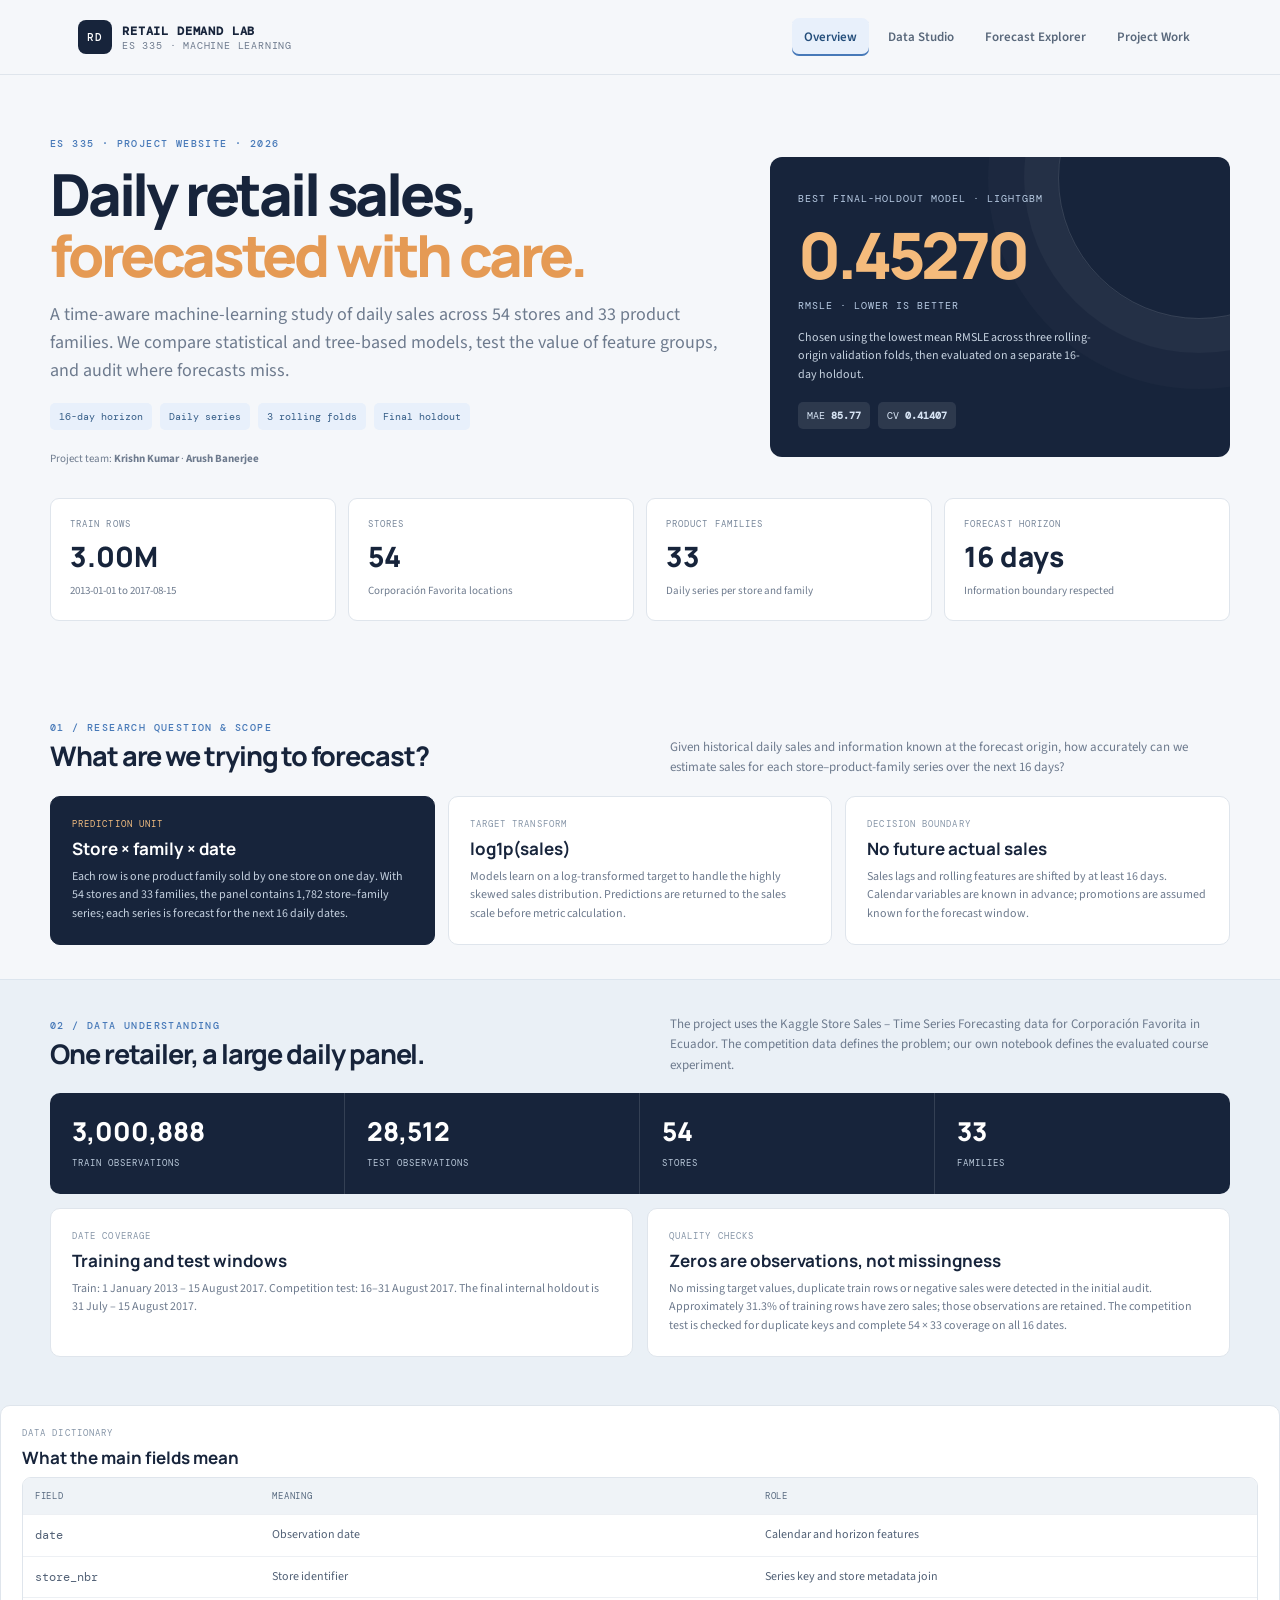
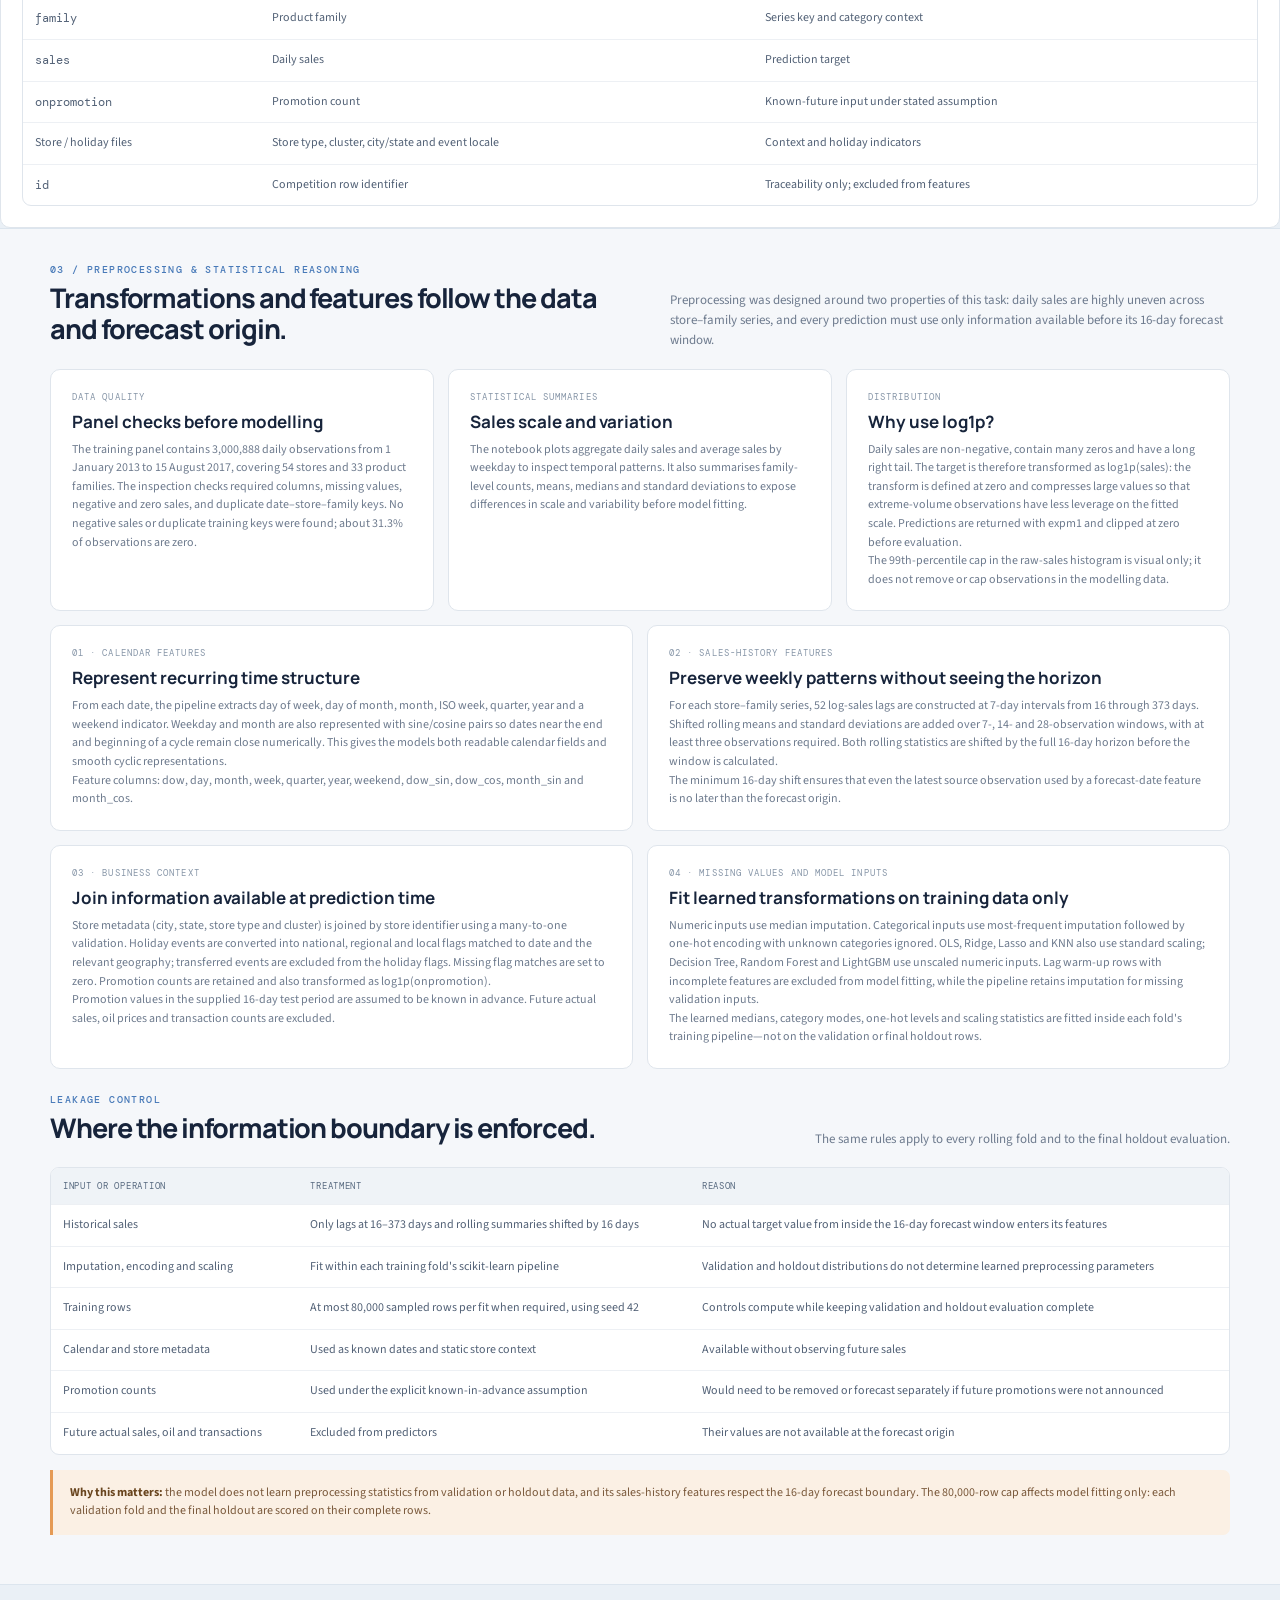
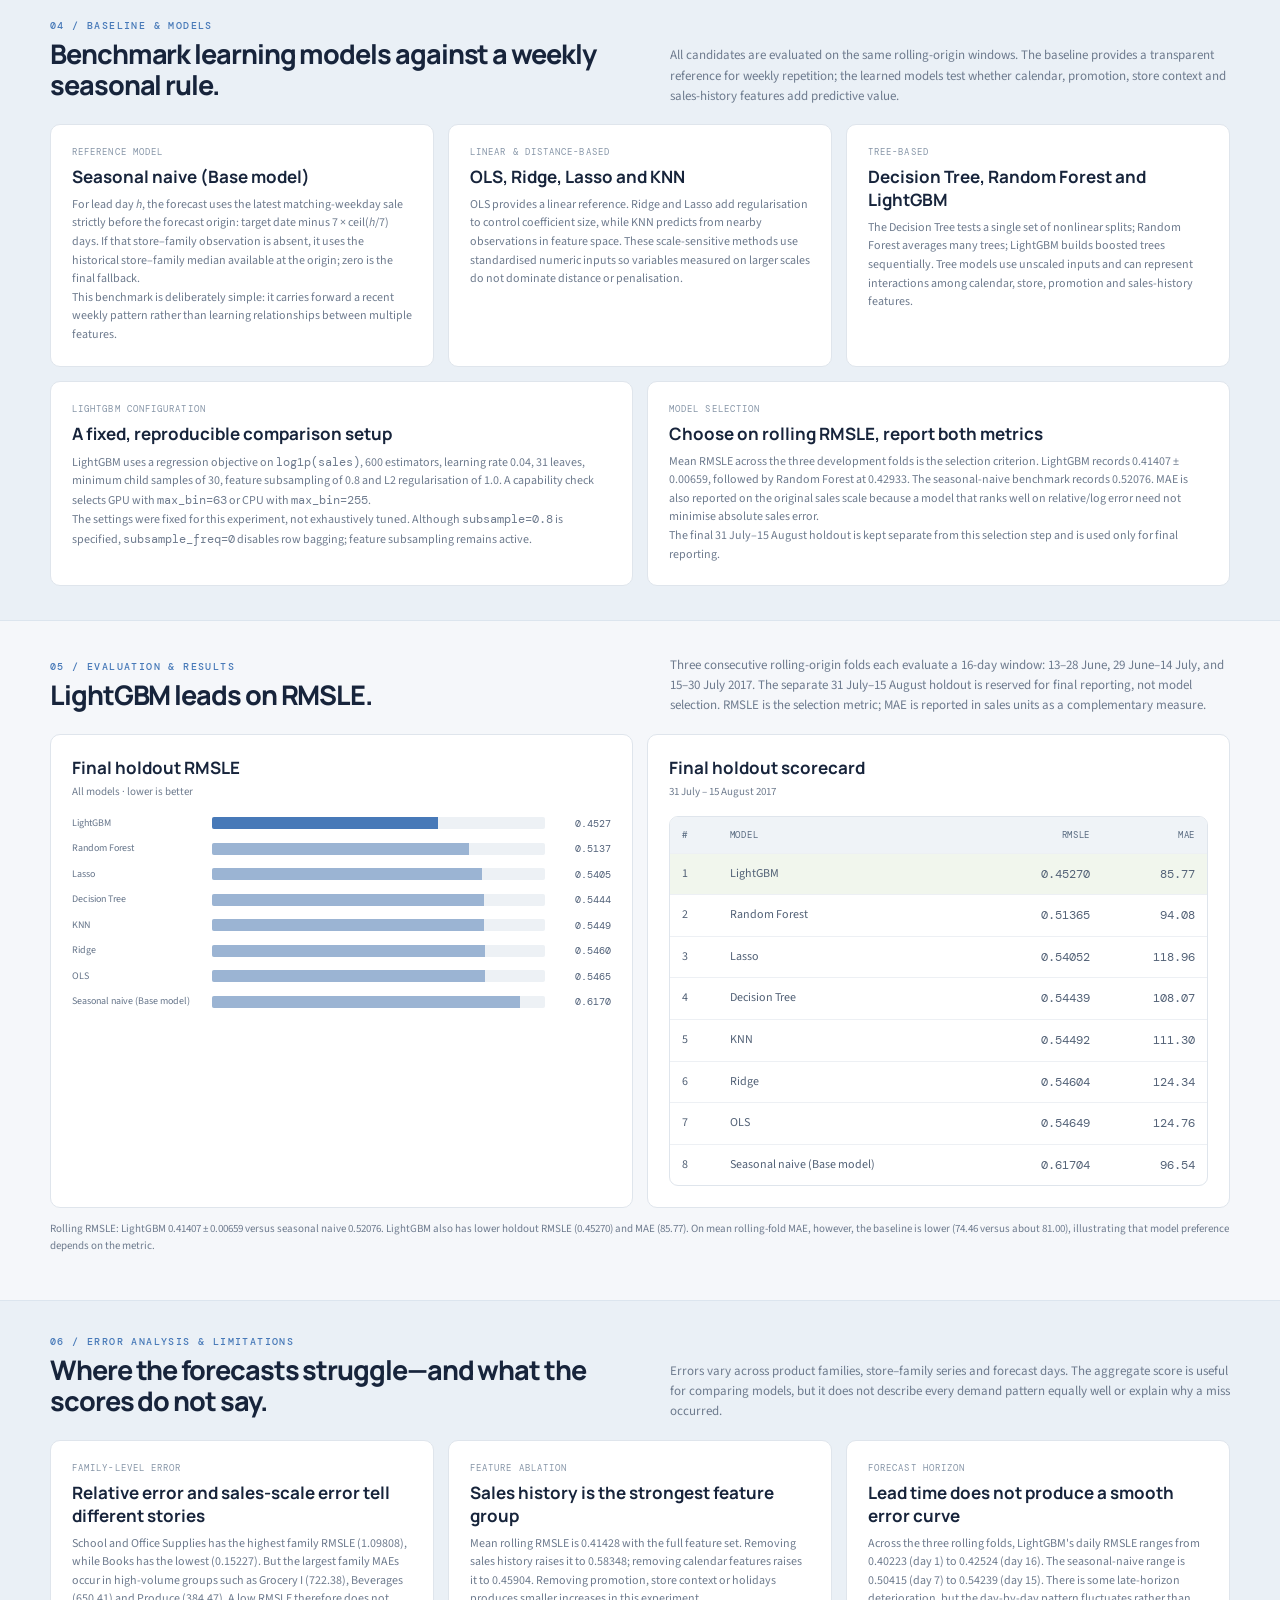
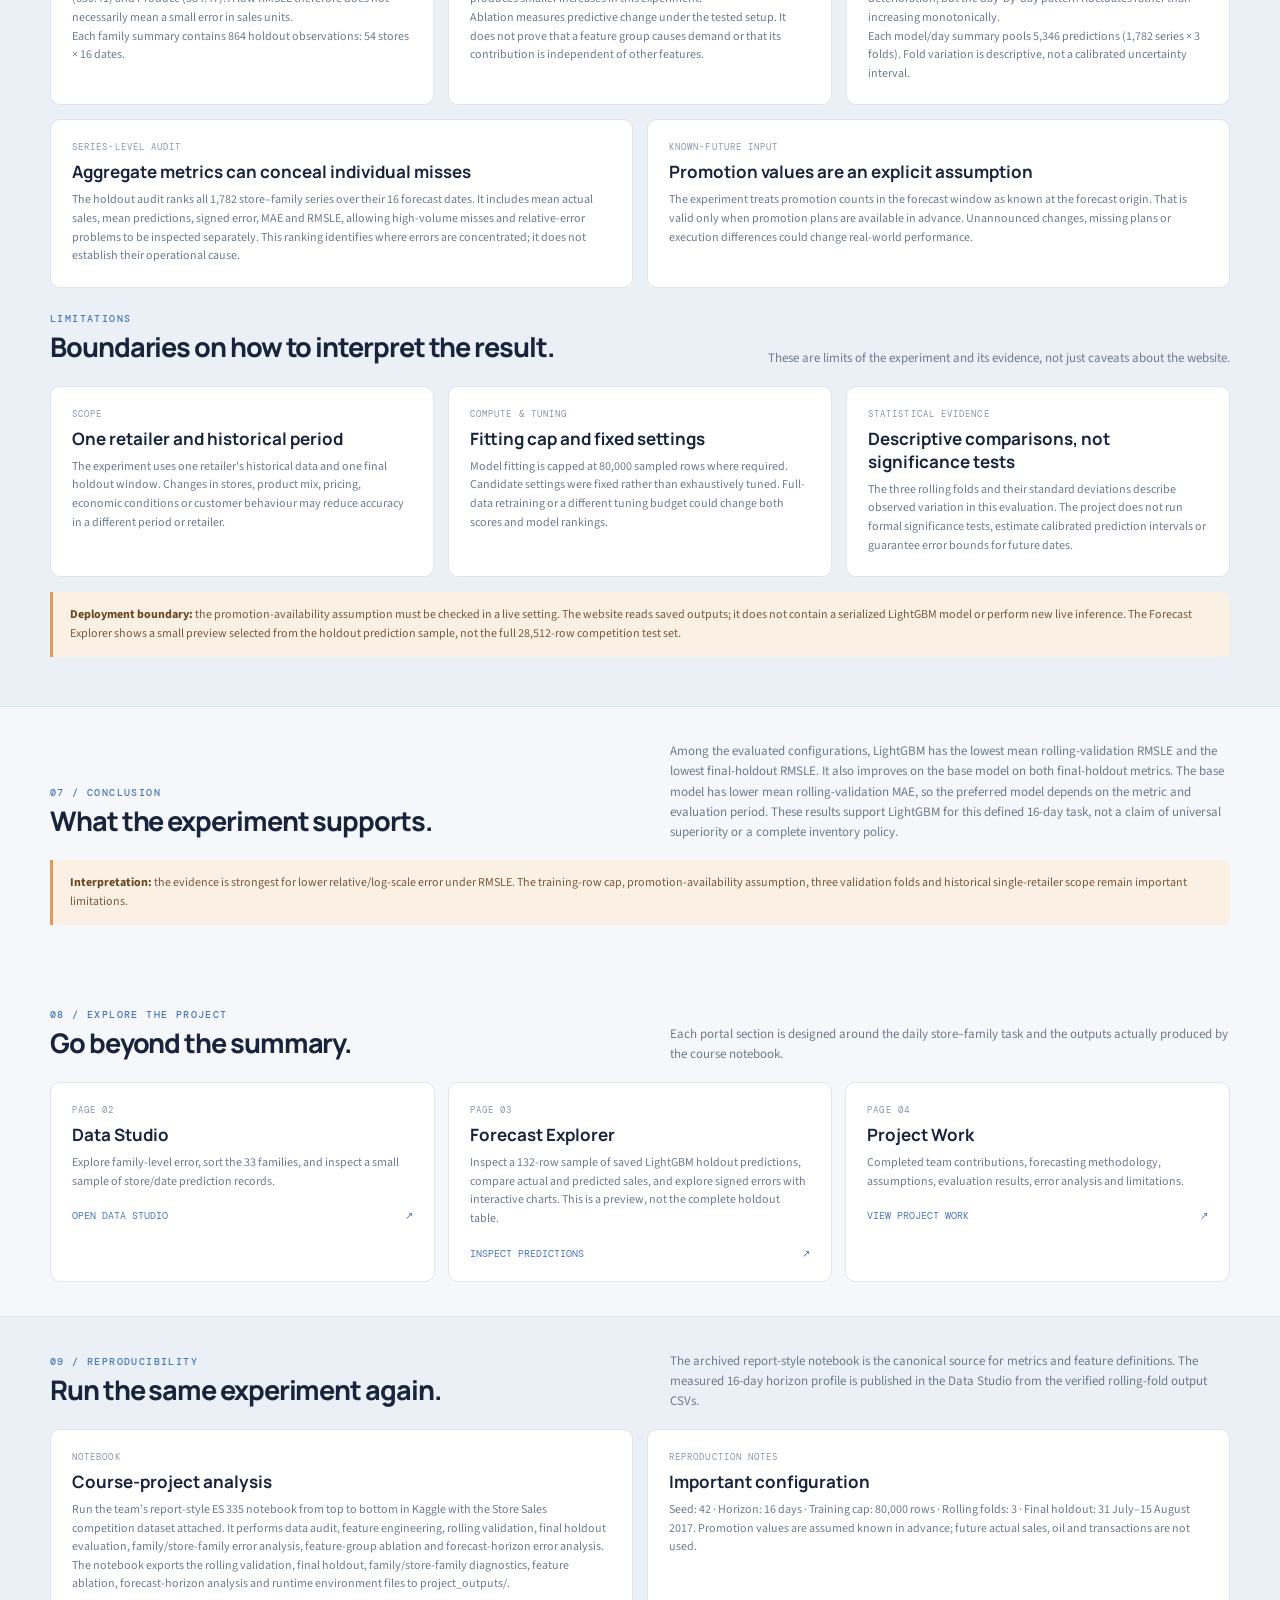
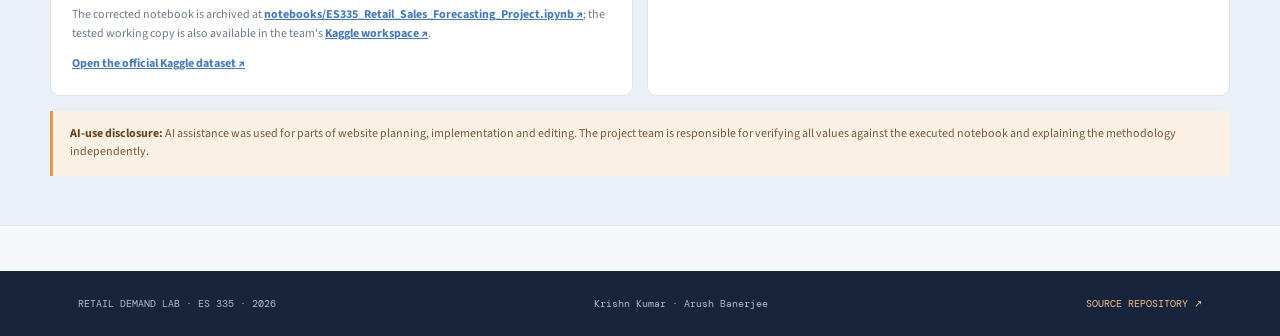
<file: index.html>
<!doctype html><html lang="en"><head><meta charset="utf-8"><meta name="viewport" content="width=device-width,initial-scale=1"><title>Retail Demand Lab | ES 335</title><meta name="description" content="Daily retail sales forecasting and feature analysis for the Corporación Favorita Store Sales dataset."><link rel="stylesheet" href="portal.css"></head>
<body data-page="home" data-base="data">
<header class="site-header"><div class="header-inner"><a class="brand" href="./"><span class="brand-mark">RD</span><span>RETAIL DEMAND LAB<small>ES 335 · MACHINE LEARNING</small></span></a><button class="menu-toggle" id="menuToggle">Menu</button><nav class="nav-links" id="navLinks"><a class="active" href="./">Overview</a><a href="studio/">Data Studio</a><a href="predictor/">Forecast Explorer</a><a href="qna/">Project Work</a></nav></div></header>
<main><section class="container page-hero"><div class="hero-grid"><div><div class="eyebrow">ES 335 · PROJECT WEBSITE · 2026</div><h1 class="page-title">Daily retail sales,<br><em>forecasted with care.</em></h1><p class="lede">A time-aware machine-learning study of daily sales across 54 stores and 33 product families. We compare statistical and tree-based models, test the value of feature groups, and audit where forecasts miss.</p><div class="pill-row"><span class="pill">16-day horizon</span><span class="pill">Daily series</span><span class="pill">3 rolling folds</span><span class="pill">Final holdout</span></div><p class="small muted" style="margin-top:20px">Project team: <strong>Krishn Kumar</strong> · <strong>Arush Banerjee</strong></p></div><div class="hero-panel"><label>BEST FINAL-HOLDOUT MODEL · LIGHTGBM</label><div class="hero-stat" id="homeRmsle">0.45270</div><label>RMSLE · LOWER IS BETTER</label><p>Chosen using the lowest mean RMSLE across three rolling-origin validation folds, then evaluated on a separate 16-day holdout.</p><div class="pill-row"><span class="pill dark">MAE <b id="homeMae">85.77</b></span><span class="pill dark">CV <b id="homeCv">0.41407</b></span></div></div></div><div class="kpi-grid"><div class="kpi"><label>TRAIN ROWS</label><strong>3.00M</strong><small>2013-01-01 to 2017-08-15</small></div><div class="kpi"><label>STORES</label><strong>54</strong><small>Corporación Favorita locations</small></div><div class="kpi"><label>PRODUCT FAMILIES</label><strong id="homeFamilies">33</strong><small>Daily series per store and family</small></div><div class="kpi"><label>FORECAST HORIZON</label><strong>16 days</strong><small>Information boundary respected</small></div></div></section>
<section class="container section"><div class="section-head"><div><div class="eyebrow">01 / RESEARCH QUESTION & SCOPE</div><h2>What are we trying to forecast?</h2></div><p>Given historical daily sales and information known at the forecast origin, how accurately can we estimate sales for each store–product-family series over the next 16 days?</p></div><div class="card-grid"><article class="card dark-card"><div class="card-kicker">PREDICTION UNIT</div><h3>Store × family × date</h3><p>Each row is one product family sold by one store on one day. With 54 stores and 33 families, the panel contains 1,782 store–family series; each series is forecast for the next 16 daily dates.</p></article><article class="card"><div class="card-kicker">TARGET TRANSFORM</div><h3>log1p(sales)</h3><p>Models learn on a log-transformed target to handle the highly skewed sales distribution. Predictions are returned to the sales scale before metric calculation.</p></article><article class="card"><div class="card-kicker">DECISION BOUNDARY</div><h3>No future actual sales</h3><p>Sales lags and rolling features are shifted by at least 16 days. Calendar variables are known in advance; promotions are assumed known for the forecast window.</p></article></div></section>
<section class="section-band"><div class="container section"><div class="section-head"><div><div class="eyebrow">02 / DATA UNDERSTANDING</div><h2>One retailer, a large daily panel.</h2></div><p>The project uses the Kaggle Store Sales – Time Series Forecasting data for Corporación Favorita in Ecuador. The competition data defines the problem; our own notebook defines the evaluated course experiment.</p></div><div class="data-strip"><div><strong>3,000,888</strong><span>TRAIN OBSERVATIONS</span></div><div><strong>28,512</strong><span>TEST OBSERVATIONS</span></div><div><strong>54</strong><span>STORES</span></div><div><strong>33</strong><span>FAMILIES</span></div></div><div class="two-col" style="margin-top:14px"><article class="card"><div class="card-kicker">DATE COVERAGE</div><h3>Training and test windows</h3><p>Train: 1 January 2013 – 15 August 2017. Competition test: 16–31 August 2017. The final internal holdout is 31 July – 15 August 2017.</p></article><article class="card"><div class="card-kicker">QUALITY CHECKS</div><h3>Zeros are observations, not missingness</h3><p>No missing target values, duplicate train rows or negative sales were detected in the initial audit. Approximately 31.3% of training rows have zero sales; those observations are retained. The competition test is checked for duplicate keys and complete 54 × 33 coverage on all 16 dates.</p></article></div></div><div class="card" style="margin-top:14px"><div class="card-kicker">DATA DICTIONARY</div><h3>What the main fields mean</h3><div class="table-wrap"><table><thead><tr><th>Field</th><th>Meaning</th><th>Role</th></tr></thead><tbody><tr><td class="mono">date</td><td>Observation date</td><td>Calendar and horizon features</td></tr><tr><td class="mono">store_nbr</td><td>Store identifier</td><td>Series key and store metadata join</td></tr><tr><td class="mono">family</td><td>Product family</td><td>Series key and category context</td></tr><tr><td class="mono">sales</td><td>Daily sales</td><td>Prediction target</td></tr><tr><td class="mono">onpromotion</td><td>Promotion count</td><td>Known-future input under stated assumption</td></tr><tr><td>Store / holiday files</td><td>Store type, cluster, city/state and event locale</td><td>Context and holiday indicators</td></tr><tr><td class="mono">id</td><td>Competition row identifier</td><td>Traceability only; excluded from features</td></tr></tbody></table></div></div></section>
<section class="container section" id="preprocessing"><div class="section-head"><div><div class="eyebrow">03 / PREPROCESSING & STATISTICAL REASONING</div><h2>Transformations and features follow the data and forecast origin.</h2></div><p>Preprocessing was designed around two properties of this task: daily sales are highly uneven across store–family series, and every prediction must use only information available before its 16-day forecast window.</p></div>

<div class="three-col">
<article class="card"><div class="card-kicker">DATA QUALITY</div><h3>Panel checks before modelling</h3><p>The training panel contains 3,000,888 daily observations from 1 January 2013 to 15 August 2017, covering 54 stores and 33 product families. The inspection checks required columns, missing values, negative and zero sales, and duplicate date–store–family keys. No negative sales or duplicate training keys were found; about 31.3% of observations are zero.</p></article>
<article class="card"><div class="card-kicker">STATISTICAL SUMMARIES</div><h3>Sales scale and variation</h3><p>The notebook plots aggregate daily sales and average sales by weekday to inspect temporal patterns. It also summarises family-level counts, means, medians and standard deviations to expose differences in scale and variability before model fitting.</p></article>
<article class="card"><div class="card-kicker">DISTRIBUTION</div><h3>Why use log1p?</h3><p>Daily sales are non-negative, contain many zeros and have a long right tail. The target is therefore transformed as log1p(sales): the transform is defined at zero and compresses large values so that extreme-volume observations have less leverage on the fitted scale. Predictions are returned with expm1 and clipped at zero before evaluation.</p><p class="small muted">The 99th-percentile cap in the raw-sales histogram is visual only; it does not remove or cap observations in the modelling data.</p></article>
</div>

<div class="two-col" style="margin-top:14px">
<article class="card"><div class="card-kicker">01 · CALENDAR FEATURES</div><h3>Represent recurring time structure</h3><p>From each date, the pipeline extracts day of week, day of month, month, ISO week, quarter, year and a weekend indicator. Weekday and month are also represented with sine/cosine pairs so dates near the end and beginning of a cycle remain close numerically. This gives the models both readable calendar fields and smooth cyclic representations.</p><p class="small muted">Feature columns: dow, day, month, week, quarter, year, weekend, dow_sin, dow_cos, month_sin and month_cos.</p></article>
<article class="card"><div class="card-kicker">02 · SALES-HISTORY FEATURES</div><h3>Preserve weekly patterns without seeing the horizon</h3><p>For each store–family series, 52 log-sales lags are constructed at 7-day intervals from 16 through 373 days. Shifted rolling means and standard deviations are added over 7-, 14- and 28-observation windows, with at least three observations required. Both rolling statistics are shifted by the full 16-day horizon before the window is calculated.</p><p class="small muted">The minimum 16-day shift ensures that even the latest source observation used by a forecast-date feature is no later than the forecast origin.</p></article>
<article class="card"><div class="card-kicker">03 · BUSINESS CONTEXT</div><h3>Join information available at prediction time</h3><p>Store metadata (city, state, store type and cluster) is joined by store identifier using a many-to-one validation. Holiday events are converted into national, regional and local flags matched to date and the relevant geography; transferred events are excluded from the holiday flags. Missing flag matches are set to zero. Promotion counts are retained and also transformed as log1p(onpromotion).</p><p class="small muted">Promotion values in the supplied 16-day test period are assumed to be known in advance. Future actual sales, oil prices and transaction counts are excluded.</p></article>
<article class="card"><div class="card-kicker">04 · MISSING VALUES AND MODEL INPUTS</div><h3>Fit learned transformations on training data only</h3><p>Numeric inputs use median imputation. Categorical inputs use most-frequent imputation followed by one-hot encoding with unknown categories ignored. OLS, Ridge, Lasso and KNN also use standard scaling; Decision Tree, Random Forest and LightGBM use unscaled numeric inputs. Lag warm-up rows with incomplete features are excluded from model fitting, while the pipeline retains imputation for missing validation inputs.</p><p class="small muted">The learned medians, category modes, one-hot levels and scaling statistics are fitted inside each fold's training pipeline—not on the validation or final holdout rows.</p></article>
</div>

<div class="section-head" style="margin-top:24px"><div><div class="eyebrow">LEAKAGE CONTROL</div><h2>Where the information boundary is enforced.</h2></div><p>The same rules apply to every rolling fold and to the final holdout evaluation.</p></div>
<div class="table-wrap"><table><thead><tr><th>Input or operation</th><th>Treatment</th><th>Reason</th></tr></thead><tbody>
<tr><td>Historical sales</td><td>Only lags at 16–373 days and rolling summaries shifted by 16 days</td><td>No actual target value from inside the 16-day forecast window enters its features</td></tr>
<tr><td>Imputation, encoding and scaling</td><td>Fit within each training fold's scikit-learn pipeline</td><td>Validation and holdout distributions do not determine learned preprocessing parameters</td></tr>
<tr><td>Training rows</td><td>At most 80,000 sampled rows per fit when required, using seed 42</td><td>Controls compute while keeping validation and holdout evaluation complete</td></tr>
<tr><td>Calendar and store metadata</td><td>Used as known dates and static store context</td><td>Available without observing future sales</td></tr>
<tr><td>Promotion counts</td><td>Used under the explicit known-in-advance assumption</td><td>Would need to be removed or forecast separately if future promotions were not announced</td></tr>
<tr><td>Future actual sales, oil and transactions</td><td>Excluded from predictors</td><td>Their values are not available at the forecast origin</td></tr>
</tbody></table></div>
<div class="callout"><strong>Why this matters:</strong> the model does not learn preprocessing statistics from validation or holdout data, and its sales-history features respect the 16-day forecast boundary. The 80,000-row cap affects model fitting only: each validation fold and the final holdout are scored on their complete rows.</div></section>
<section class="section-band"><div class="container section"><div class="section-head"><div><div class="eyebrow">04 / BASELINE & MODELS</div><h2>Benchmark learning models against a weekly seasonal rule.</h2></div><p>All candidates are evaluated on the same rolling-origin windows. The baseline provides a transparent reference for weekly repetition; the learned models test whether calendar, promotion, store context and sales-history features add predictive value.</p></div>
<div class="three-col">
<article class="card"><div class="card-kicker">REFERENCE MODEL</div><h3>Seasonal naive (Base model)</h3><p>For lead day <em>h</em>, the forecast uses the latest matching-weekday sale strictly before the forecast origin: target date minus 7 × ceil(<em>h</em>/7) days. If that store–family observation is absent, it uses the historical store–family median available at the origin; zero is the final fallback.</p><p class="small muted">This benchmark is deliberately simple: it carries forward a recent weekly pattern rather than learning relationships between multiple features.</p></article>
<article class="card"><div class="card-kicker">LINEAR & DISTANCE-BASED</div><h3>OLS, Ridge, Lasso and KNN</h3><p>OLS provides a linear reference. Ridge and Lasso add regularisation to control coefficient size, while KNN predicts from nearby observations in feature space. These scale-sensitive methods use standardised numeric inputs so variables measured on larger scales do not dominate distance or penalisation.</p></article>
<article class="card"><div class="card-kicker">TREE-BASED</div><h3>Decision Tree, Random Forest and LightGBM</h3><p>The Decision Tree tests a single set of nonlinear splits; Random Forest averages many trees; LightGBM builds boosted trees sequentially. Tree models use unscaled inputs and can represent interactions among calendar, store, promotion and sales-history features.</p></article>
</div>
<div class="two-col" style="margin-top:14px">
<article class="card"><div class="card-kicker">LIGHTGBM CONFIGURATION</div><h3>A fixed, reproducible comparison setup</h3><p>LightGBM uses a regression objective on <span class="mono">log1p(sales)</span>, 600 estimators, learning rate 0.04, 31 leaves, minimum child samples of 30, feature subsampling of 0.8 and L2 regularisation of 1.0. A capability check selects GPU with <span class="mono">max_bin=63</span> or CPU with <span class="mono">max_bin=255</span>.</p><p class="small muted">The settings were fixed for this experiment, not exhaustively tuned. Although <span class="mono">subsample=0.8</span> is specified, <span class="mono">subsample_freq=0</span> disables row bagging; feature subsampling remains active.</p></article>
<article class="card"><div class="card-kicker">MODEL SELECTION</div><h3>Choose on rolling RMSLE, report both metrics</h3><p>Mean RMSLE across the three development folds is the selection criterion. LightGBM records 0.41407 ± 0.00659, followed by Random Forest at 0.42933. The seasonal-naive benchmark records 0.52076. MAE is also reported on the original sales scale because a model that ranks well on relative/log error need not minimise absolute sales error.</p><p class="small muted">The final 31 July–15 August holdout is kept separate from this selection step and is used only for final reporting.</p></article>
</div>
</div></section>
<section class="container section"><div class="section-head"><div><div class="eyebrow">05 / EVALUATION & RESULTS</div><h2>LightGBM leads on RMSLE.</h2></div><p>Three consecutive rolling-origin folds each evaluate a 16-day window: 13–28 June, 29 June–14 July, and 15–30 July 2017. The separate 31 July–15 August holdout is reserved for final reporting, not model selection. RMSLE is the selection metric; MAE is reported in sales units as a complementary measure.</p></div><div class="two-col"><article class="chart-card"><h3 class="chart-title">Final holdout RMSLE</h3><p class="chart-subtitle">All models · lower is better</p><div class="bars" id="homeModelBars"></div></article><article class="chart-card"><h3 class="chart-title">Final holdout scorecard</h3><p class="chart-subtitle">31 July – 15 August 2017</p><div class="table-wrap"><table><thead><tr><th>#</th><th>Model</th><th style="text-align:right">RMSLE</th><th style="text-align:right">MAE</th></tr></thead><tbody id="homeModelTable"></tbody></table></div></article></div><p class="small muted" style="margin-top:12px">Rolling RMSLE: LightGBM 0.41407 ± 0.00659 versus seasonal naive 0.52076. LightGBM also has lower holdout RMSLE (0.45270) and MAE (85.77). On mean rolling-fold MAE, however, the baseline is lower (74.46 versus about 81.00), illustrating that model preference depends on the metric.</p></section>
<section class="section-band"><div class="container section"><div class="section-head"><div><div class="eyebrow">06 / ERROR ANALYSIS & LIMITATIONS</div><h2>Where the forecasts struggle—and what the scores do not say.</h2></div><p>Errors vary across product families, store–family series and forecast days. The aggregate score is useful for comparing models, but it does not describe every demand pattern equally well or explain why a miss occurred.</p></div>
<div class="three-col">
<article class="card"><div class="card-kicker">FAMILY-LEVEL ERROR</div><h3>Relative error and sales-scale error tell different stories</h3><p>School and Office Supplies has the highest family RMSLE (1.09808), while Books has the lowest (0.15227). But the largest family MAEs occur in high-volume groups such as Grocery I (722.38), Beverages (650.41) and Produce (384.47). A low RMSLE therefore does not necessarily mean a small error in sales units.</p><p class="small muted">Each family summary contains 864 holdout observations: 54 stores × 16 dates.</p></article>
<article class="card"><div class="card-kicker">FEATURE ABLATION</div><h3>Sales history is the strongest feature group</h3><p>Mean rolling RMSLE is 0.41428 with the full feature set. Removing sales history raises it to 0.58348; removing calendar features raises it to 0.45904. Removing promotion, store context or holidays produces smaller increases in this experiment.</p><p class="small muted">Ablation measures predictive change under the tested setup. It does not prove that a feature group causes demand or that its contribution is independent of other features.</p></article>
<article class="card"><div class="card-kicker">FORECAST HORIZON</div><h3>Lead time does not produce a smooth error curve</h3><p>Across the three rolling folds, LightGBM's daily RMSLE ranges from 0.40223 (day 1) to 0.42524 (day 16). The seasonal-naive range is 0.50415 (day 7) to 0.54239 (day 15). There is some late-horizon deterioration, but the day-by-day pattern fluctuates rather than increasing monotonically.</p><p class="small muted">Each model/day summary pools 5,346 predictions (1,782 series × 3 folds). Fold variation is descriptive, not a calibrated uncertainty interval.</p></article>
</div>
<div class="two-col" style="margin-top:14px">
<article class="card"><div class="card-kicker">SERIES-LEVEL AUDIT</div><h3>Aggregate metrics can conceal individual misses</h3><p>The holdout audit ranks all 1,782 store–family series over their 16 forecast dates. It includes mean actual sales, mean predictions, signed error, MAE and RMSLE, allowing high-volume misses and relative-error problems to be inspected separately. This ranking identifies where errors are concentrated; it does not establish their operational cause.</p></article>
<article class="card"><div class="card-kicker">KNOWN-FUTURE INPUT</div><h3>Promotion values are an explicit assumption</h3><p>The experiment treats promotion counts in the forecast window as known at the forecast origin. That is valid only when promotion plans are available in advance. Unannounced changes, missing plans or execution differences could change real-world performance.</p></article>
</div>
<div class="section-head" style="margin-top:24px"><div><div class="eyebrow">LIMITATIONS</div><h2>Boundaries on how to interpret the result.</h2></div><p>These are limits of the experiment and its evidence, not just caveats about the website.</p></div>
<div class="three-col">
<article class="card"><div class="card-kicker">SCOPE</div><h3>One retailer and historical period</h3><p>The experiment uses one retailer's historical data and one final holdout window. Changes in stores, product mix, pricing, economic conditions or customer behaviour may reduce accuracy in a different period or retailer.</p></article>
<article class="card"><div class="card-kicker">COMPUTE & TUNING</div><h3>Fitting cap and fixed settings</h3><p>Model fitting is capped at 80,000 sampled rows where required. Candidate settings were fixed rather than exhaustively tuned. Full-data retraining or a different tuning budget could change both scores and model rankings.</p></article>
<article class="card"><div class="card-kicker">STATISTICAL EVIDENCE</div><h3>Descriptive comparisons, not significance tests</h3><p>The three rolling folds and their standard deviations describe observed variation in this evaluation. The project does not run formal significance tests, estimate calibrated prediction intervals or guarantee error bounds for future dates.</p></article>
</div>
<div class="callout"><strong>Deployment boundary:</strong> the promotion-availability assumption must be checked in a live setting. The website reads saved outputs; it does not contain a serialized LightGBM model or perform new live inference. The Forecast Explorer shows a small preview selected from the holdout prediction sample, not the full 28,512-row competition test set.</div>
</div></section>
<section class="container section" id="conclusion"><div class="section-head"><div><div class="eyebrow">07 / CONCLUSION</div><h2>What the experiment supports.</h2></div><p>Among the evaluated configurations, LightGBM has the lowest mean rolling-validation RMSLE and the lowest final-holdout RMSLE. It also improves on the base model on both final-holdout metrics. The base model has lower mean rolling-validation MAE, so the preferred model depends on the metric and evaluation period. These results support LightGBM for this defined 16-day task, not a claim of universal superiority or a complete inventory policy.</p></div><div class="callout"><strong>Interpretation:</strong> the evidence is strongest for lower relative/log-scale error under RMSLE. The training-row cap, promotion-availability assumption, three validation folds and historical single-retailer scope remain important limitations.</div></section><section class="container section"><div class="section-head"><div><div class="eyebrow">08 / EXPLORE THE PROJECT</div><h2>Go beyond the summary.</h2></div><p>Each portal section is designed around the daily store–family task and the outputs actually produced by the course notebook.</p></div><div class="card-grid"><a class="card link-card" href="studio/"><div class="card-kicker">PAGE 02</div><h3>Data Studio</h3><p>Explore family-level error, sort the 33 families, and inspect a small sample of store/date prediction records.</p><div class="link-arrow">OPEN DATA STUDIO <span>↗</span></div></a><a class="card link-card" href="predictor/"><div class="card-kicker">PAGE 03</div><h3>Forecast Explorer</h3><p>Inspect a 132-row sample of saved LightGBM holdout predictions, compare actual and predicted sales, and explore signed errors with interactive charts. This is a preview, not the complete holdout table.</p><div class="link-arrow">INSPECT PREDICTIONS <span>↗</span></div></a><a class="card link-card" href="qna/"><div class="card-kicker">PAGE 04</div><h3>Project Work</h3><p>Completed team contributions, forecasting methodology, assumptions, evaluation results, error analysis and limitations.</p><div class="link-arrow">VIEW PROJECT WORK <span>↗</span></div></a></div></section>
<section class="section-band"><div class="container section"><div class="section-head"><div><div class="eyebrow">09 / REPRODUCIBILITY</div><h2>Run the same experiment again.</h2></div><p>The archived report-style notebook is the canonical source for metrics and feature definitions. The measured 16-day horizon profile is published in the Data Studio from the verified rolling-fold output CSVs.</p></div><div class="two-col"><article class="card"><div class="card-kicker">NOTEBOOK</div><h3>Course-project analysis</h3><p>Run the team’s report-style ES 335 notebook from top to bottom in Kaggle with the Store Sales competition dataset attached. It performs data audit, feature engineering, rolling validation, final holdout evaluation, family/store-family error analysis, feature-group ablation and forecast-horizon error analysis. The notebook exports the rolling validation, final holdout, family/store-family diagnostics, feature ablation, forecast-horizon analysis and runtime environment files to project_outputs/.</p><p class="small muted" style="margin-top:12px">The corrected notebook is archived at <a href="notebooks/ES335_Retail_Sales_Forecasting_Project.ipynb" style="color:#4779b8;font-weight:700">notebooks/ES335_Retail_Sales_Forecasting_Project.ipynb ↗</a>; the tested working copy is also available in the team's <a href="https://www.kaggle.com/code/krishn9656/notebook3b38d5a9f8" style="color:#4779b8;font-weight:700">Kaggle workspace ↗</a>.</p><p style="margin-top:12px"><a href="https://www.kaggle.com/competitions/store-sales-time-series-forecasting" style="color:#4779b8;font-weight:700">Open the official Kaggle dataset ↗</a></p></article><article class="card"><div class="card-kicker">REPRODUCTION NOTES</div><h3>Important configuration</h3><p>Seed: 42 · Horizon: 16 days · Training cap: 80,000 rows · Rolling folds: 3 · Final holdout: 31 July–15 August 2017. Promotion values are assumed known in advance; future actual sales, oil and transactions are not used.</p></article></div><div class="callout"><strong>AI-use disclosure:</strong> AI assistance was used for parts of website planning, implementation and editing. The project team is responsible for verifying all values against the executed notebook and explaining the methodology independently.</div></div></section>
</main><footer class="footer"><div class="footer-inner"><span>RETAIL DEMAND LAB · ES 335 · 2026</span><span>Krishn Kumar · Arush Banerjee</span><a href="https://github.com/penguincrazy/retail-sales-forecasting">SOURCE REPOSITORY ↗</a></div></footer><script src="portal.js?v=es335-rubric-20261117-2"></script></body></html>
</file>
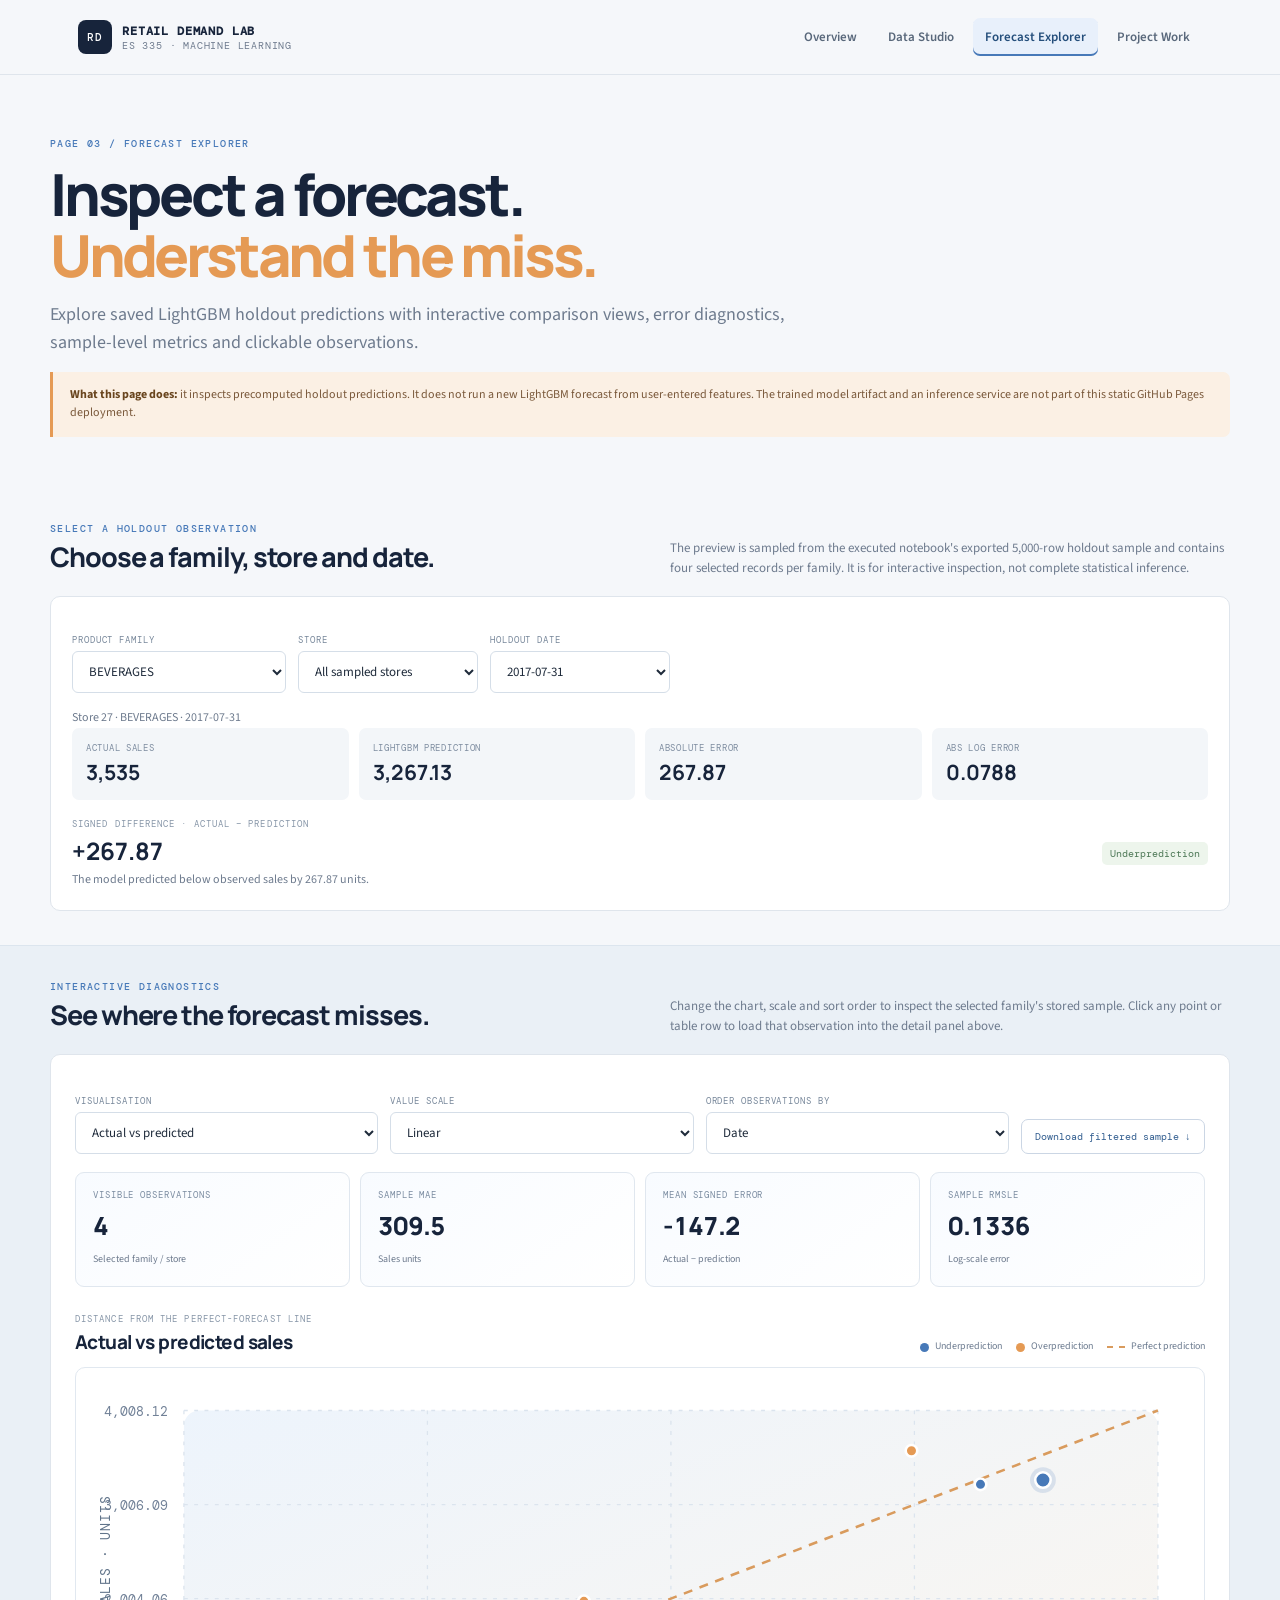
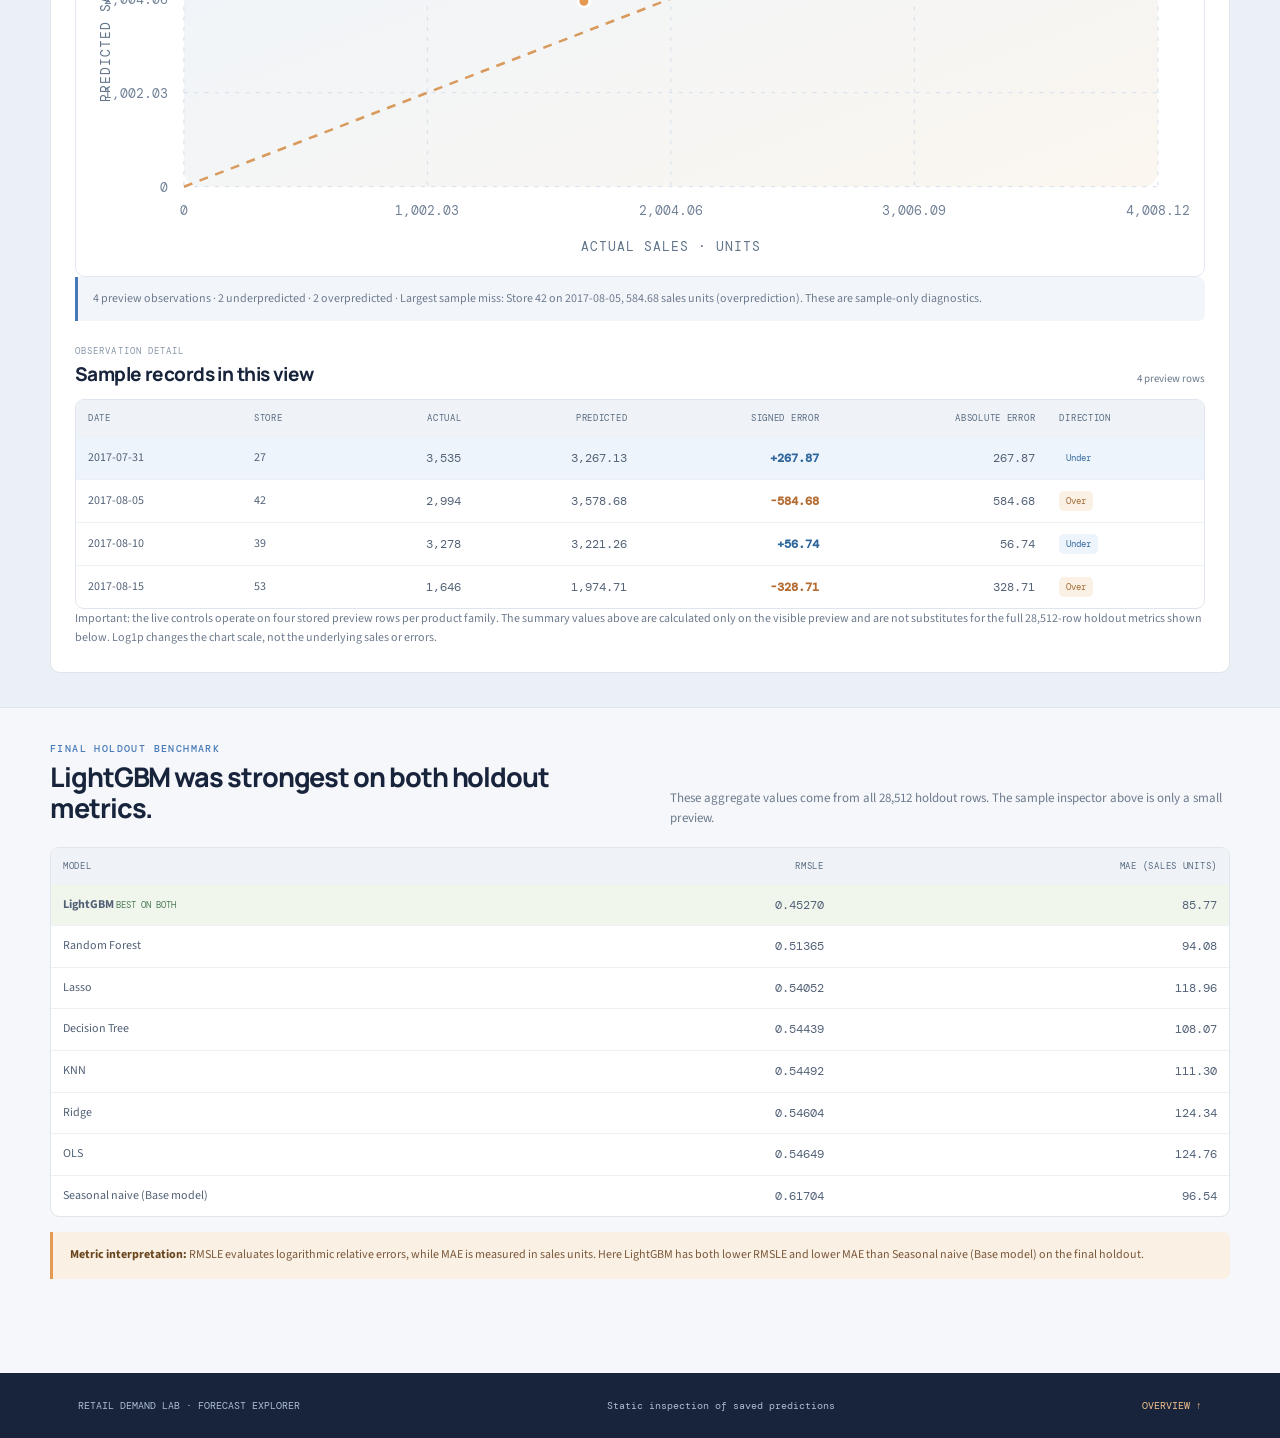
<file: predictor/index.html>
<!doctype html><html lang="en"><head><meta charset="utf-8"><meta name="viewport" content="width=device-width,initial-scale=1"><title>Forecast Explorer | Retail Demand Lab</title><link rel="stylesheet" href="../portal.css"></head><body data-page="predictor" data-base="../data">
<header class="site-header"><div class="header-inner"><a class="brand" href="../"><span class="brand-mark">RD</span><span>RETAIL DEMAND LAB<small>ES 335 · MACHINE LEARNING</small></span></a><button class="menu-toggle" id="menuToggle">Menu</button><nav class="nav-links" id="navLinks"><a href="../">Overview</a><a href="../studio/">Data Studio</a><a class="active" href="./">Forecast Explorer</a><a href="../qna/">Project Work</a></nav></div></header>
<main><section class="container page-hero"><div class="eyebrow">PAGE 03 / FORECAST EXPLORER</div><h1 class="page-title">Inspect a forecast.<br><em>Understand the miss.</em></h1><p class="lede">Explore saved LightGBM holdout predictions with interactive comparison views, error diagnostics, sample-level metrics and clickable observations.</p><div class="callout"><strong>What this page does:</strong> it inspects precomputed holdout predictions. It does not run a new LightGBM forecast from user-entered features. The trained model artifact and an inference service are not part of this static GitHub Pages deployment.</div></section>
<section class="container section"><div class="section-head"><div><div class="eyebrow">SELECT A HOLDOUT OBSERVATION</div><h2>Choose a family, store and date.</h2></div><p>The preview is sampled from the executed notebook's exported 5,000-row holdout sample and contains four selected records per family. It is for interactive inspection, not complete statistical inference.</p></div><div class="card"><div class="control-row"><div class="control"><label for="predFamily">PRODUCT FAMILY</label><select id="predFamily"></select></div><div class="control"><label for="predStore">STORE</label><select id="predStore"></select></div><div class="control"><label for="predDate">HOLDOUT DATE</label><select id="predDate"></select></div><input type="hidden" id="predRecord" value=""></div><p id="predContext" class="small muted">Loading sample…</p><p id="predLoadError" class="small muted" role="status" aria-live="polite"></p><div class="detail-grid"><div class="detail"><span>ACTUAL SALES</span><strong id="predActual">—</strong></div><div class="detail"><span>LIGHTGBM PREDICTION</span><strong id="predValue">—</strong></div><div class="detail"><span>ABSOLUTE ERROR</span><strong id="predAbs">—</strong></div><div class="detail"><span>ABS LOG ERROR</span><strong id="predLog">—</strong></div></div><div style="display:flex;justify-content:space-between;gap:18px;align-items:center;flex-wrap:wrap;margin-top:18px"><div><div class="card-kicker">SIGNED DIFFERENCE · ACTUAL − PREDICTION</div><h3 style="font:700 24px var(--display);color:var(--navy);margin:4px 0" id="predGap">—</h3><p class="small muted" id="predInsight">—</p></div><span class="status" id="predStatus">—</span></div></div></section>
<section class="section-band"><div class="container section">
  <div class="section-head">
    <div><div class="eyebrow">INTERACTIVE DIAGNOSTICS</div><h2>See where the forecast misses.</h2></div>
    <p>Change the chart, scale and sort order to inspect the selected family's stored sample. Click any point or table row to load that observation into the detail panel above.</p>
  </div>
  <div class="card forecast-diagnostics">
    <div class="control-row forecast-controls">
      <div class="control"><label for="predChartMode">VISUALISATION</label><select id="predChartMode"><option value="scatter">Actual vs predicted</option><option value="errors">Signed error by observation</option><option value="compare">Actual and predicted bars</option></select></div>
      <div class="control"><label for="predScale">VALUE SCALE</label><select id="predScale"><option value="linear">Linear</option><option value="log">Log1p</option></select></div>
      <div class="control"><label for="predSort">ORDER OBSERVATIONS BY</label><select id="predSort"><option value="date">Date</option><option value="absolute">Largest absolute error</option><option value="under">Largest underprediction</option><option value="over">Largest overprediction</option></select></div>
      <button class="download-btn" id="downloadPreviewCsv" type="button">Download filtered sample ↓</button>
    </div>
    <div class="forecast-stat-grid">
      <div class="forecast-stat"><span>VISIBLE OBSERVATIONS</span><strong id="predSampleN">—</strong><small>Selected family / store</small></div>
      <div class="forecast-stat"><span>SAMPLE MAE</span><strong id="predSampleMae">—</strong><small>Sales units</small></div>
      <div class="forecast-stat"><span>MEAN SIGNED ERROR</span><strong id="predSampleBias">—</strong><small>Actual − prediction</small></div>
      <div class="forecast-stat"><span>SAMPLE RMSLE</span><strong id="predSampleRmsle">—</strong><small>Log-scale error</small></div>
    </div>
    <div class="forecast-chart-heading">
      <div><div class="card-kicker" id="predChartEyebrow">SAMPLE DIAGNOSTIC</div><h3 id="predChartTitle">Actual vs predicted sales</h3></div>
      <div class="forecast-legend" id="predChartLegend"><span><i class="legend-dot under"></i>Underprediction</span><span><i class="legend-dot over"></i>Overprediction</span><span><i class="legend-line"></i>Perfect prediction</span></div>
    </div>
    <div class="forecast-svg-wrap"><svg id="predViz" viewBox="0 0 860 380" role="img" aria-label="Interactive forecast diagnostic chart"></svg></div>
    <p class="forecast-insight" id="predChartInsight" aria-live="polite">Loading the diagnostic sample…</p>
    <div class="forecast-table-head"><div><div class="card-kicker">OBSERVATION DETAIL</div><h3>Sample records in this view</h3></div><span class="small muted" id="predTableCount">—</span></div>
    <div class="table-wrap forecast-observation-table"><table><thead><tr><th>Date</th><th>Store</th><th style="text-align:right">Actual</th><th style="text-align:right">Predicted</th><th style="text-align:right">Signed error</th><th style="text-align:right">Absolute error</th><th>Direction</th></tr></thead><tbody id="predObservationRows"><tr><td colspan="7">Loading observations…</td></tr></tbody></table></div>
    <p class="forecast-note">Important: the live controls operate on four stored preview rows per product family. The summary values above are calculated only on the visible preview and are not substitutes for the full 28,512-row holdout metrics shown below. Log1p changes the chart scale, not the underlying sales or errors.</p>
  </div>
</div></section>
<section class="container section"><div class="section-head"><div><div class="eyebrow">FINAL HOLDOUT BENCHMARK</div><h2>LightGBM was strongest on both holdout metrics.</h2></div><p>These aggregate values come from all 28,512 holdout rows. The sample inspector above is only a small preview.</p></div><div class="table-wrap"><table><thead><tr><th>Model</th><th style="text-align:right">RMSLE</th><th style="text-align:right">MAE (sales units)</th></tr></thead><tbody><tr class="best-row"><td><strong>LightGBM</strong> <span class="best-tag">BEST ON BOTH</span></td><td class="num">0.45270</td><td class="num">85.77</td></tr><tr><td>Random Forest</td><td class="num">0.51365</td><td class="num">94.08</td></tr><tr><td>Lasso</td><td class="num">0.54052</td><td class="num">118.96</td></tr><tr><td>Decision Tree</td><td class="num">0.54439</td><td class="num">108.07</td></tr><tr><td>KNN</td><td class="num">0.54492</td><td class="num">111.30</td></tr><tr><td>Ridge</td><td class="num">0.54604</td><td class="num">124.34</td></tr><tr><td>OLS</td><td class="num">0.54649</td><td class="num">124.76</td></tr><tr><td>Seasonal naive (Base model)</td><td class="num">0.61704</td><td class="num">96.54</td></tr></tbody></table></div><div class="callout"><strong>Metric interpretation:</strong> RMSLE evaluates logarithmic relative errors, while MAE is measured in sales units. Here LightGBM has both lower RMSLE and lower MAE than Seasonal naive (Base model) on the final holdout.</div></section></main>
<footer class="footer"><div class="footer-inner"><span>RETAIL DEMAND LAB · FORECAST EXPLORER</span><span>Static inspection of saved predictions</span><a href="../">OVERVIEW ↑</a></div></footer><script type="application/json" id="predictorData">{"note":"Four records per family selected at evenly spaced date positions within the exported 5,000-row holdout prediction sample. This is a diagnostic preview, not the full holdout or a live prediction service.","rows":[["2017-07-31",3,"AUTOMOTIVE",8.0,8.811483508783494],["2017-08-05",15,"AUTOMOTIVE",4.0,3.4820609112131624],["2017-08-10",47,"AUTOMOTIVE",17.0,12.413349922468973],["2017-08-15",48,"AUTOMOTIVE",6.0,10.235057636366712],["2017-07-31",7,"BABY CARE",0.0,0.0974838255853667],["2017-08-05",51,"BABY CARE",0.0,0.0192271190971954],["2017-08-10",13,"BABY CARE",0.0,0.0],["2017-08-15",50,"BABY CARE",0.0,0.0],["2017-07-31",7,"BEAUTY",3.0,3.5808993807417604],["2017-08-05",33,"BEAUTY",5.0,1.3410964831284091],["2017-08-11",19,"BEAUTY",2.0,3.761684635002743],["2017-08-15",54,"BEAUTY",0.0,1.0338701846233391],["2017-07-31",27,"BEVERAGES",3535.0,3267.127929856188],["2017-08-05",42,"BEVERAGES",2994.0,3578.681810826888],["2017-08-10",39,"BEVERAGES",3278.0,3221.26085605733],["2017-08-15",53,"BEVERAGES",1646.0,1974.7144759236871],["2017-07-31",15,"BOOKS",0.0,0.0],["2017-08-03",47,"BOOKS",0.0,0.4424879340011776],["2017-08-09",47,"BOOKS",0.0,0.2786532604498618],["2017-08-15",47,"BOOKS",0.0,0.3880682408140176],["2017-07-31",4,"BREAD/BAKERY",427.895,370.85088086236016],["2017-08-04",51,"BREAD/BAKERY",894.953,901.2109864939598],["2017-08-10",41,"BREAD/BAKERY",396.635,402.3705135024845],["2017-08-15",51,"BREAD/BAKERY",704.801,851.5483250899615],["2017-07-31",1,"CELEBRATION",3.0,16.142845773433496],["2017-08-05",44,"CELEBRATION",22.0,44.0905223442968],["2017-08-11",12,"CELEBRATION",66.0,7.962095136560582],["2017-08-15",52,"CELEBRATION",15.0,8.173923533190246],["2017-07-31",2,"CLEANING",910.0,949.181051911748],["2017-08-05",16,"CLEANING",895.0,1128.6815779891622],["2017-08-10",51,"CLEANING",823.0,1206.055852267994],["2017-08-15",45,"CLEANING",2071.0,2402.728535342244],["2017-07-31",5,"DAIRY",592.0,560.0433103398545],["2017-08-06",11,"DAIRY",787.0,875.1272580161201],["2017-08-11",18,"DAIRY",447.0,562.7338712602977],["2017-08-15",53,"DAIRY",431.0,526.9724232854287],["2017-07-31",1,"DELI",189.11,145.27509023870957],["2017-08-04",7,"DELI",246.206,243.676059493554],["2017-08-09",31,"DELI",185.141,214.45787006846123],["2017-08-15",20,"DELI",658.019,554.1509053740289],["2017-07-31",9,"EGGS",355.0,225.31376433065185],["2017-08-04",36,"EGGS",101.0,152.96804799859171],["2017-08-10",34,"EGGS",147.0,125.83266039686602],["2017-08-15",53,"EGGS",74.0,70.67946198649956],["2017-07-31",9,"FROZEN FOODS",74.0,84.40318068440001],["2017-08-04",46,"FROZEN FOODS",248.145,223.2017177372152],["2017-08-10",41,"FROZEN FOODS",130.0,115.34144459271992],["2017-08-15",46,"FROZEN FOODS",217.0,202.83158568577105],["2017-07-31",9,"GROCERY I",7676.711,7428.612764313121],["2017-08-06",35,"GROCERY I",2118.0,2227.5802809336324],["2017-08-10",44,"GROCERY I",7097.0,7210.946757900658],["2017-08-15",45,"GROCERY I",9287.0,6859.018233269725],["2017-07-31",1,"GROCERY II",11.0,24.05480476383714],["2017-08-06",7,"GROCERY II",25.0,39.21549519007496],["2017-08-11",33,"GROCERY II",5.0,3.2240114591650704],["2017-08-15",52,"GROCERY II",30.0,46.399545960760726],["2017-07-31",2,"HARDWARE",5.0,1.0009435023640143],["2017-08-05",23,"HARDWARE",1.0,0.4703891893102975],["2017-08-10",6,"HARDWARE",2.0,1.558504956197485],["2017-08-15",54,"HARDWARE",0.0,0.7212806489689363],["2017-07-31",17,"HOME AND KITCHEN I",28.0,19.3000472941899],["2017-08-06",8,"HOME AND KITCHEN I",40.0,46.03231622446312],["2017-08-11",25,"HOME AND KITCHEN I",61.0,17.1140517334351],["2017-08-15",51,"HOME AND KITCHEN I",32.0,30.9640054309323],["2017-07-31",9,"HOME AND KITCHEN II",35.0,32.48867142145052],["2017-08-05",12,"HOME AND KITCHEN II",23.0,23.20248117757081],["2017-08-10",19,"HOME AND KITCHEN II",5.0,8.392061564339503],["2017-08-15",51,"HOME AND KITCHEN II",24.0,34.060696014577545],["2017-07-31",14,"HOME APPLIANCES",0.0,0.0946656871831222],["2017-08-05",52,"HOME APPLIANCES",1.0,0.513754076003083],["2017-08-10",10,"HOME APPLIANCES",0.0,0.0530276643382168],["2017-08-15",54,"HOME APPLIANCES",0.0,0.1357125212654658],["2017-07-31",1,"HOME CARE",227.0,186.1216790850136],["2017-08-05",20,"HOME CARE",486.0,473.7652951828921],["2017-08-09",46,"HOME CARE",452.0,565.9693358521203],["2017-08-15",50,"HOME CARE",303.0,453.3545280400924],["2017-07-31",4,"LADIESWEAR",15.0,16.881168350065856],["2017-08-05",49,"LADIESWEAR",21.0,34.81807193799523],["2017-08-11",2,"LADIESWEAR",14.0,22.341050061803124],["2017-08-15",48,"LADIESWEAR",34.0,21.489997502008453],["2017-07-31",6,"LAWN AND GARDEN",18.0,13.710117229674886],["2017-08-05",23,"LAWN AND GARDEN",4.0,2.2358943090374903],["2017-08-10",11,"LAWN AND GARDEN",0.0,1.5509590446724466],["2017-08-15",53,"LAWN AND GARDEN",13.0,10.692133838919698],["2017-07-31",9,"LINGERIE",12.0,5.309802024169627],["2017-08-05",20,"LINGERIE",0.0,5.15731368188249],["2017-08-10",25,"LINGERIE",3.0,2.2450560571031617],["2017-08-15",52,"LINGERIE",6.0,4.16263886510771],["2017-07-31",2,"LIQUOR,WINE,BEER",37.0,66.68535436898566],["2017-08-04",47,"LIQUOR,WINE,BEER",337.0,204.5119143761383],["2017-08-10",13,"LIQUOR,WINE,BEER",44.0,32.571696421815176],["2017-08-15",52,"LIQUOR,WINE,BEER",171.0,175.2939968009444],["2017-07-31",2,"MAGAZINES",9.0,5.556860715965174],["2017-08-06",6,"MAGAZINES",11.0,9.419391548365091],["2017-08-11",7,"MAGAZINES",29.0,13.77900106471081],["2017-08-15",53,"MAGAZINES",5.0,3.081916790538733],["2017-07-31",4,"MEATS",317.109,298.63262237844486],["2017-08-05",34,"MEATS",182.963,201.7291168431407],["2017-08-11",44,"MEATS",1435.457,1254.4422776739402],["2017-08-15",54,"MEATS",57.842,46.54848125424925],["2017-07-31",2,"PERSONAL CARE",268.0,246.4824989437005],["2017-08-05",25,"PERSONAL CARE",134.0,118.85139237968934],["2017-08-10",25,"PERSONAL CARE",119.0,93.76499701664396],["2017-08-15",51,"PERSONAL CARE",234.0,263.38614964050225],["2017-07-31",5,"PET SUPPLIES",5.0,2.9111106241718967],["2017-08-05",9,"PET SUPPLIES",8.0,8.996139060756219],["2017-08-10",54,"PET SUPPLIES",0.0,0.2857633391869021],["2017-08-15",44,"PET SUPPLIES",26.0,31.541064423278087],["2017-07-31",2,"PLAYERS AND ELECTRONICS",6.0,7.760928557043221],["2017-08-04",44,"PLAYERS AND ELECTRONICS",39.0,33.200945148732075],["2017-08-10",16,"PLAYERS AND ELECTRONICS",3.0,1.3071981614358588],["2017-08-15",36,"PLAYERS AND ELECTRONICS",4.0,3.4857262158840614],["2017-07-31",7,"POULTRY",695.052,617.6047221682677],["2017-08-05",14,"POULTRY",194.482,114.6618394551412],["2017-08-10",39,"POULTRY",232.954,190.11872374410697],["2017-08-15",44,"POULTRY",909.194,961.2485601674946],["2017-07-31",8,"PREPARED FOODS",156.799,137.10458151082045],["2017-08-05",47,"PREPARED FOODS",304.268,300.6423773037313],["2017-08-10",46,"PREPARED FOODS",108.162,116.53657927919144],["2017-08-15",46,"PREPARED FOODS",95.588,122.08003059018448],["2017-07-31",1,"PRODUCE",2603.372,2401.0508441701645],["2017-08-04",41,"PRODUCE",1805.97,2182.2712164533773],["2017-08-11",17,"PRODUCE",1408.649,1429.2369722317706],["2017-08-15",52,"PRODUCE",3803.368,4362.203773574599],["2017-07-31",15,"SCHOOL AND OFFICE SUPPLIES",0.0,0.0],["2017-08-05",40,"SCHOOL AND OFFICE SUPPLIES",0.0,0.0262243990685226],["2017-08-11",10,"SCHOOL AND OFFICE SUPPLIES",0.0,0.107487227748672],["2017-08-15",49,"SCHOOL AND OFFICE SUPPLIES",192.0,354.9263403058413],["2017-07-31",1,"SEAFOOD",25.119,23.138890247385078],["2017-08-06",36,"SEAFOOD",0.0,0.8155874329959278],["2017-08-11",33,"SEAFOOD",1.0,0.5986701928212572],["2017-08-15",49,"SEAFOOD",56.842003,66.34712007678966]]}</script><script src="../portal.js?v=es335-rubric-20261117-2"></script></body></html>
</file>
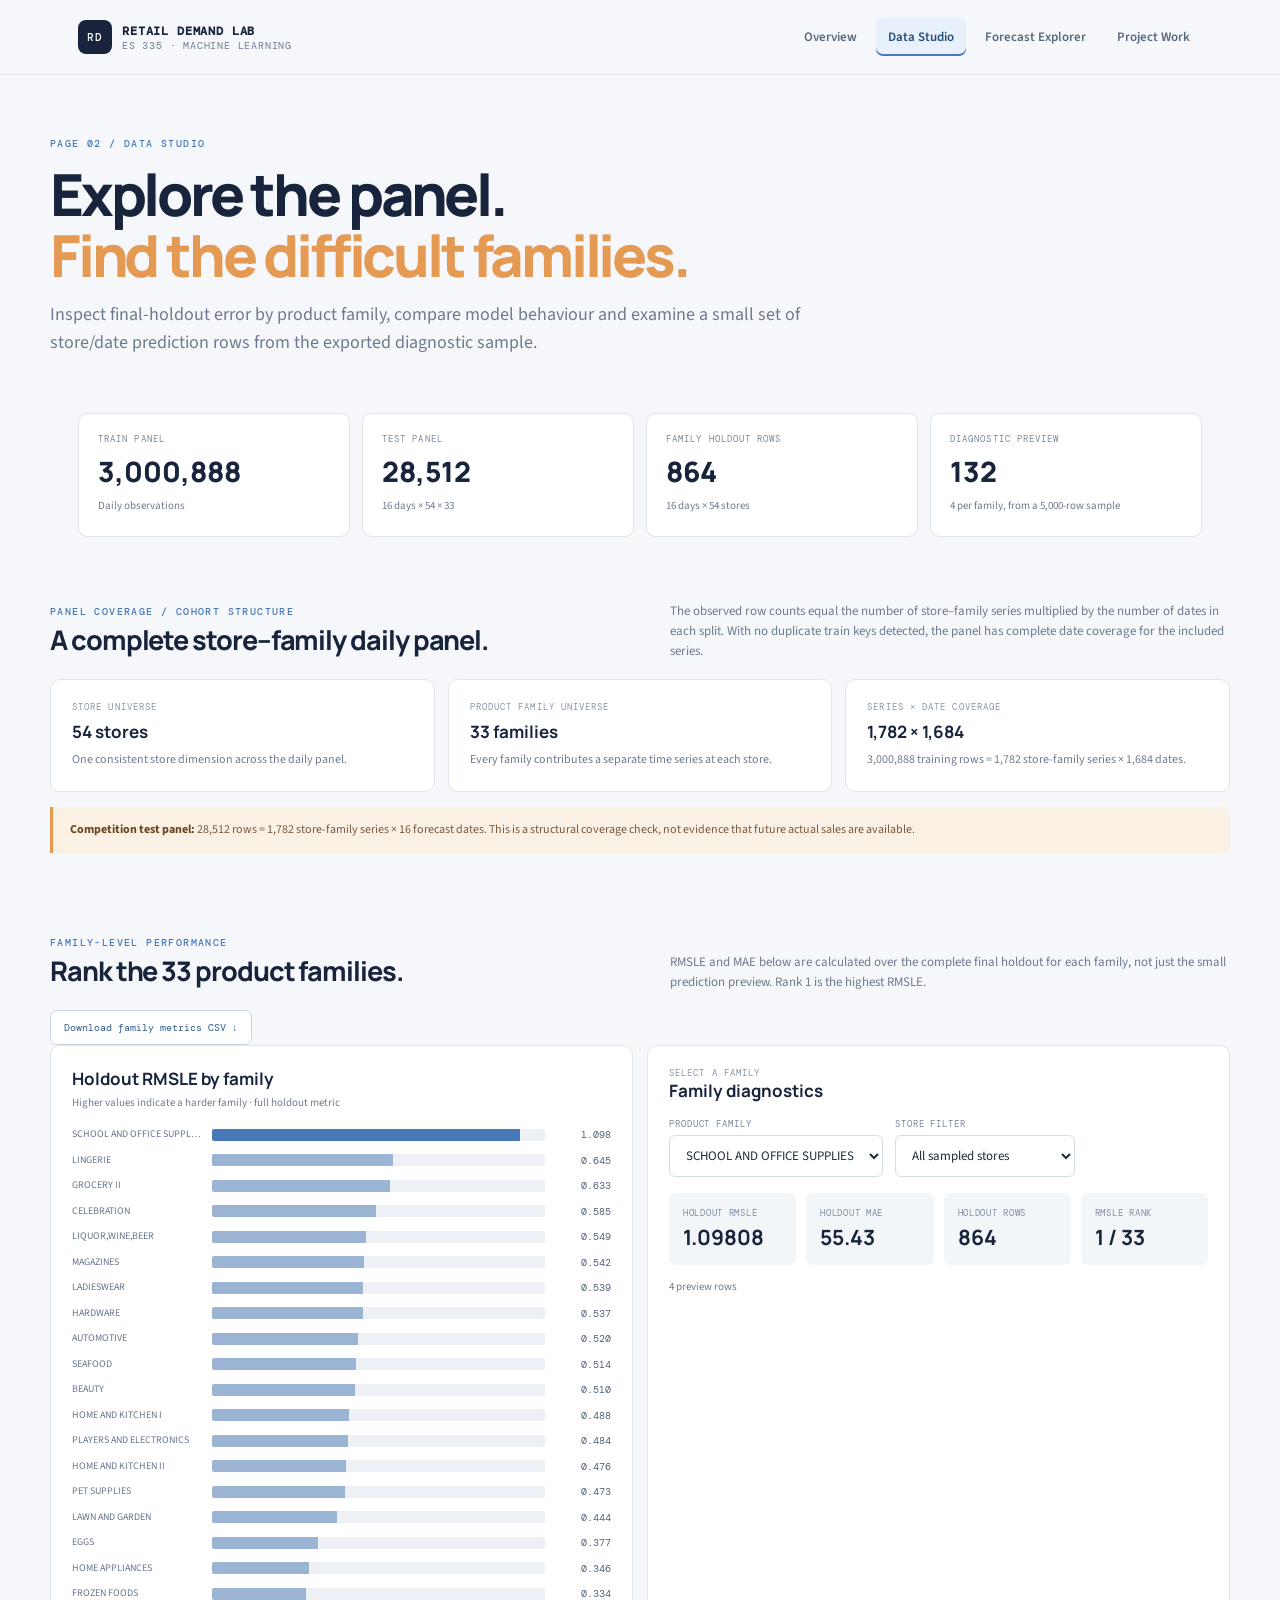
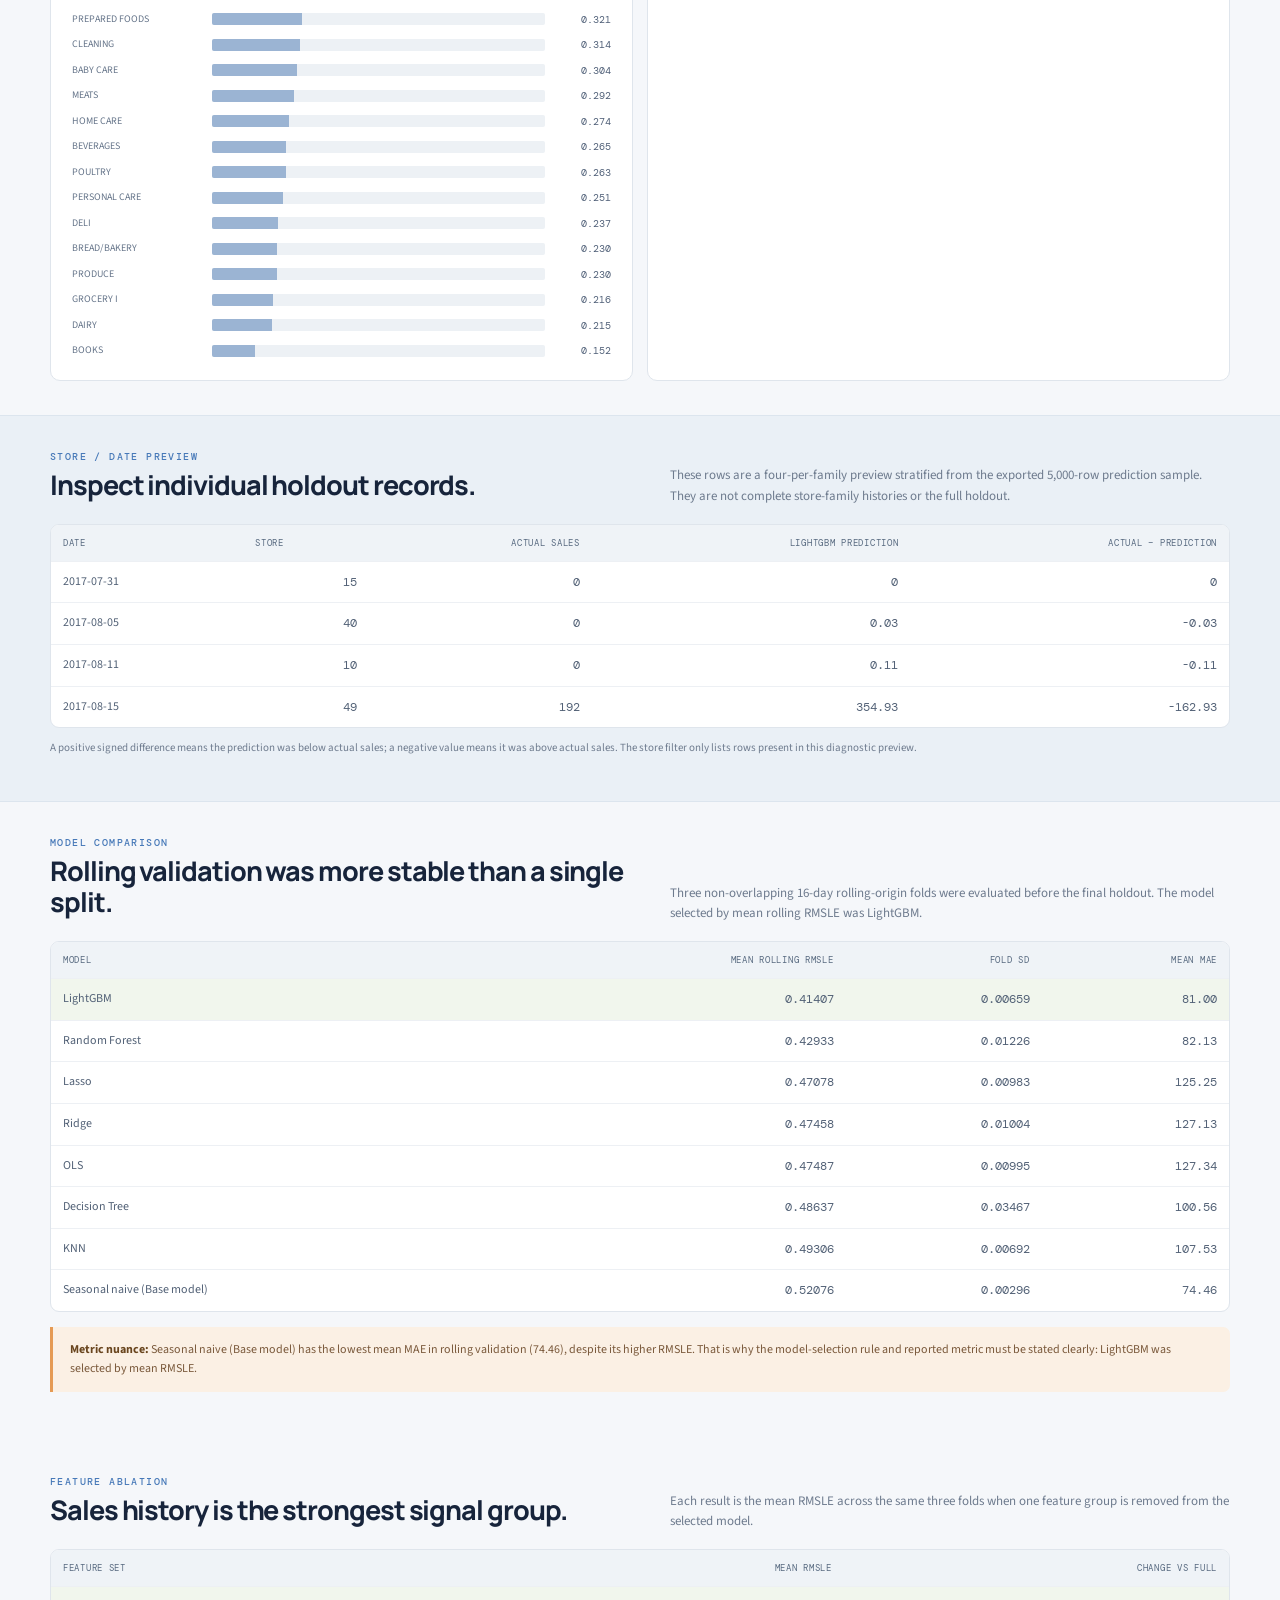
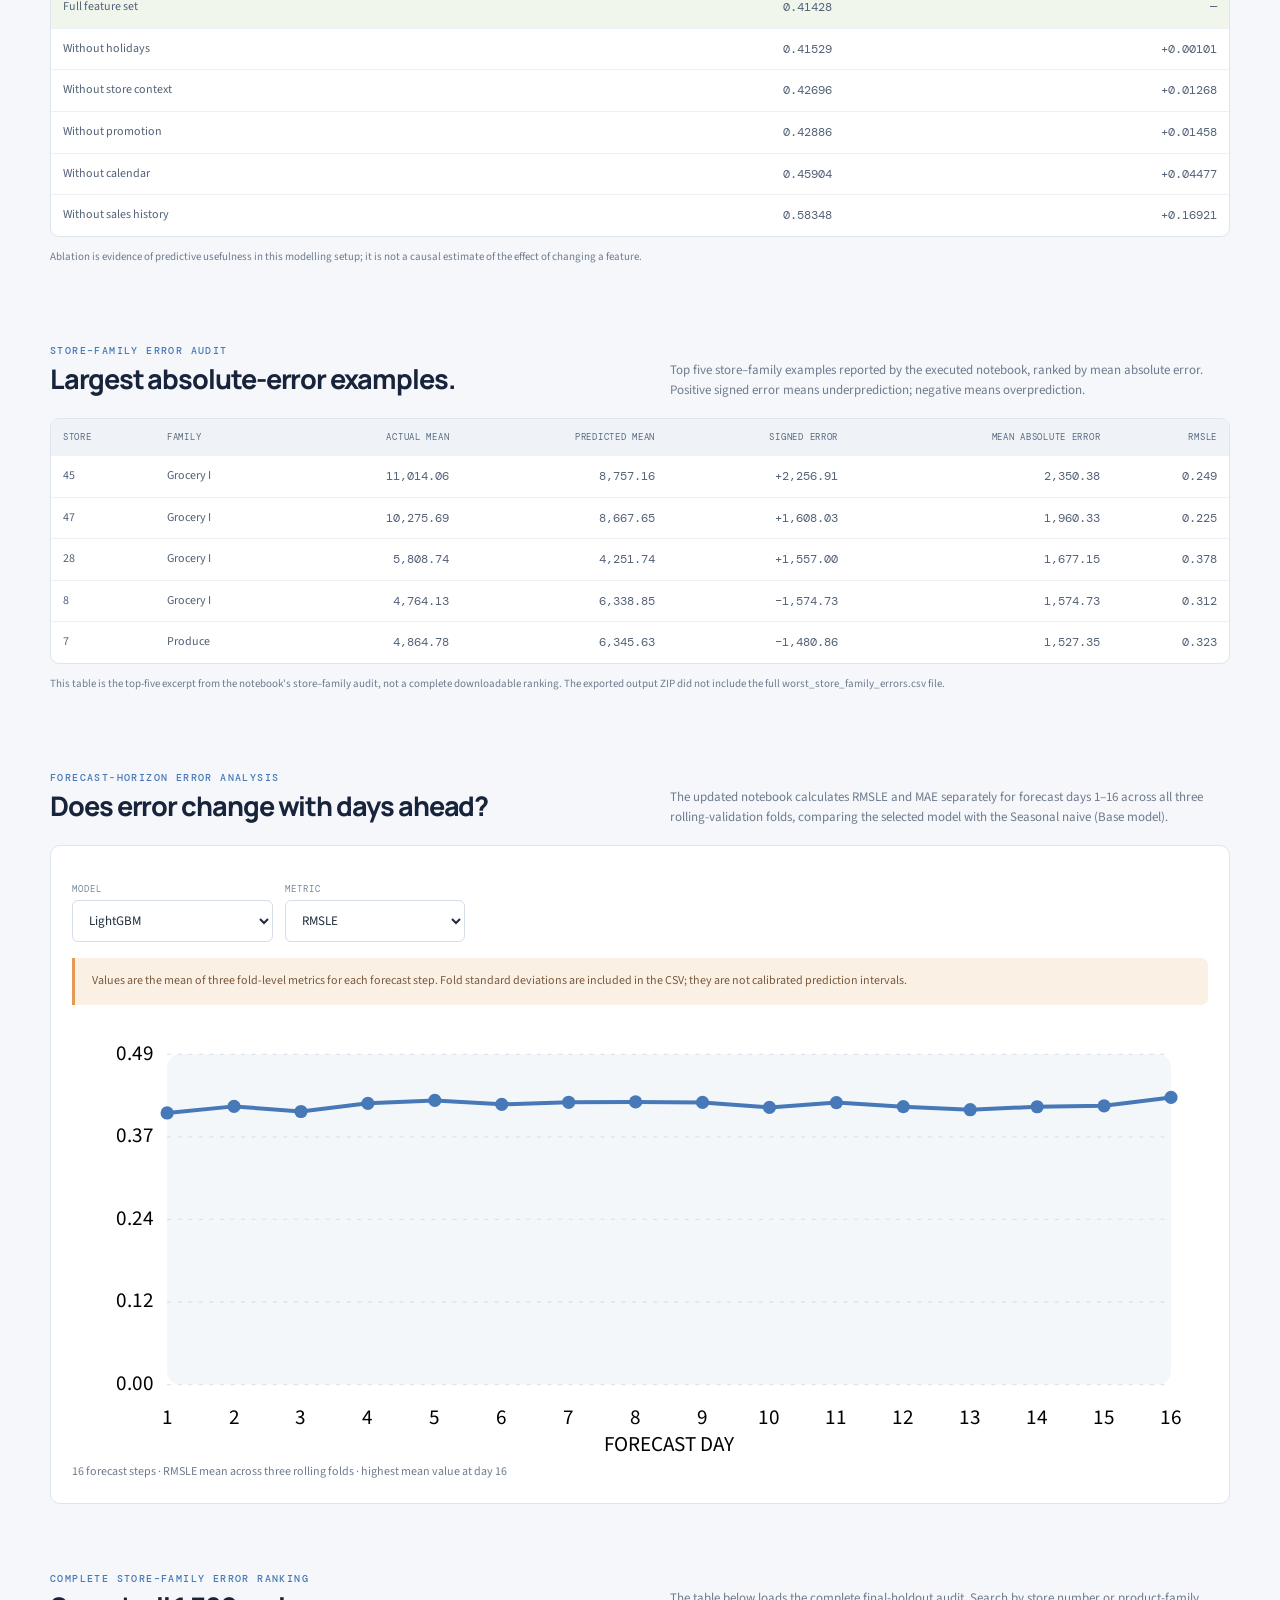
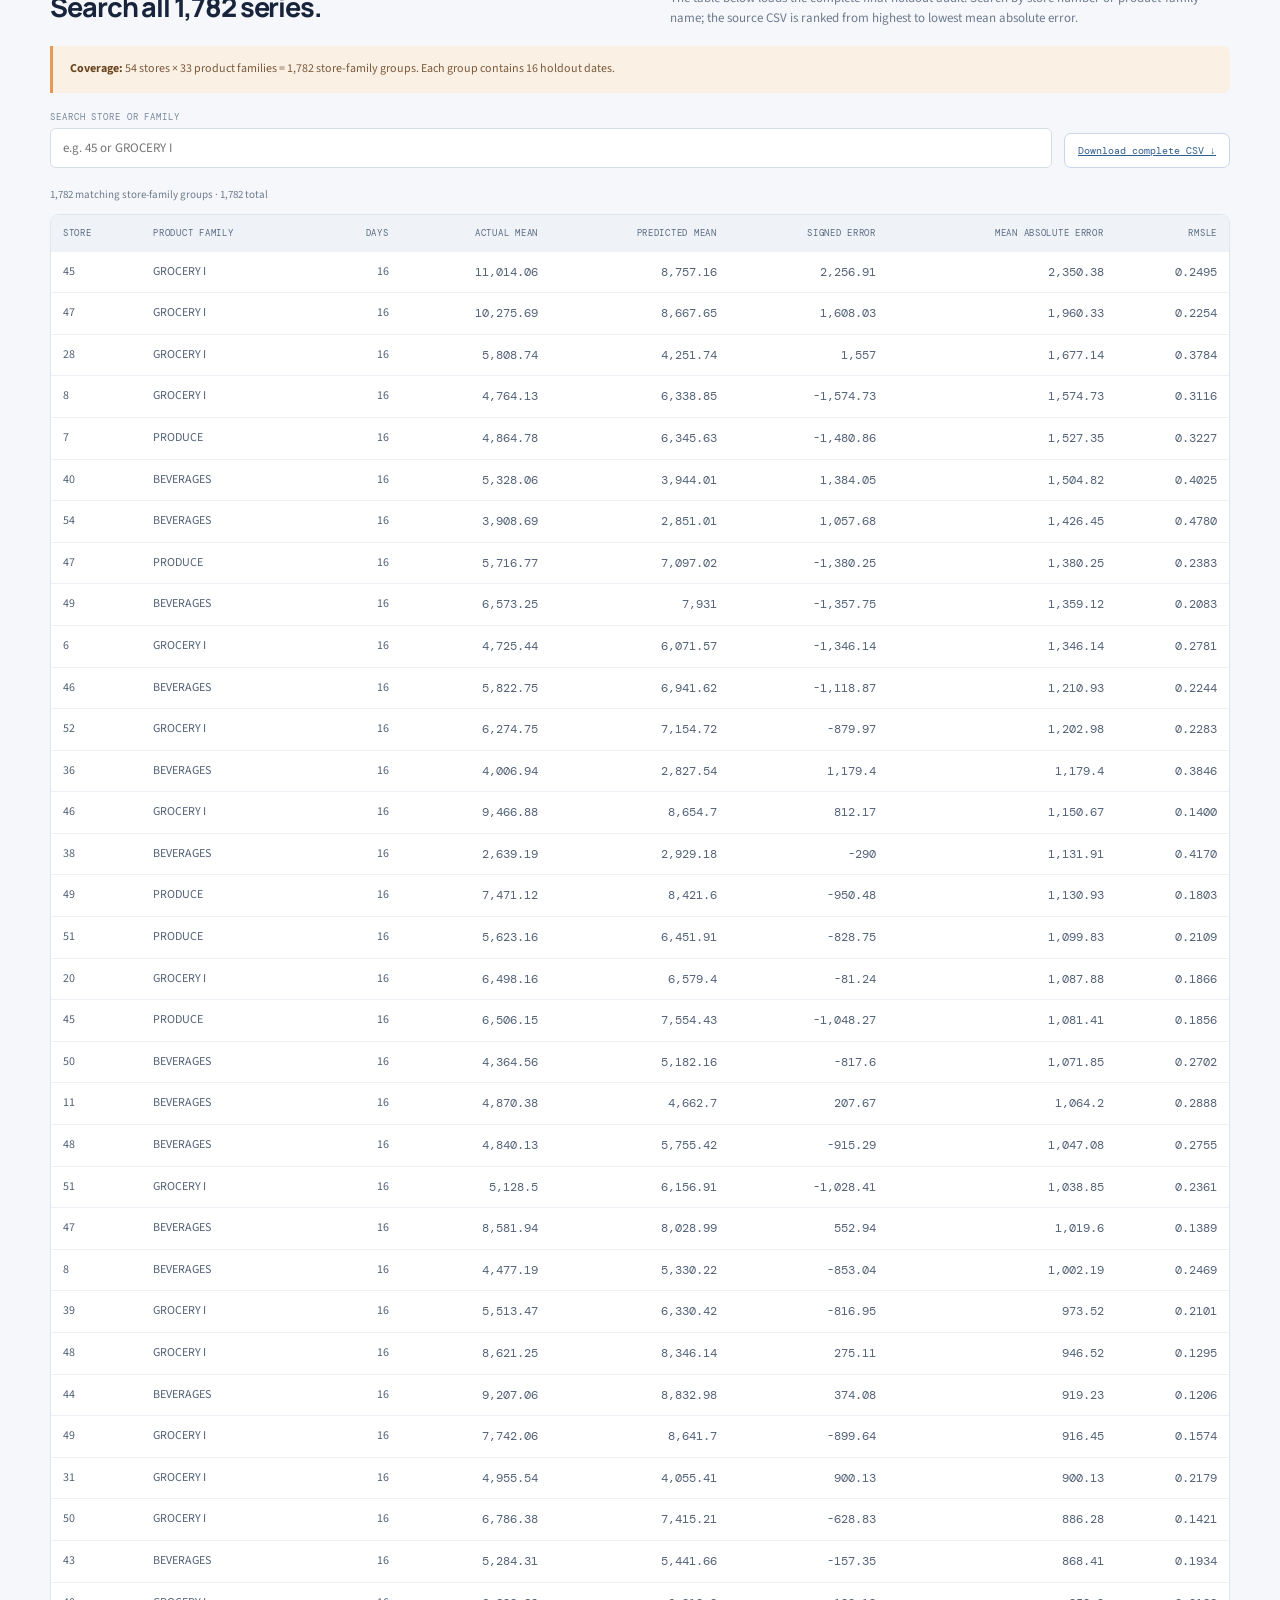
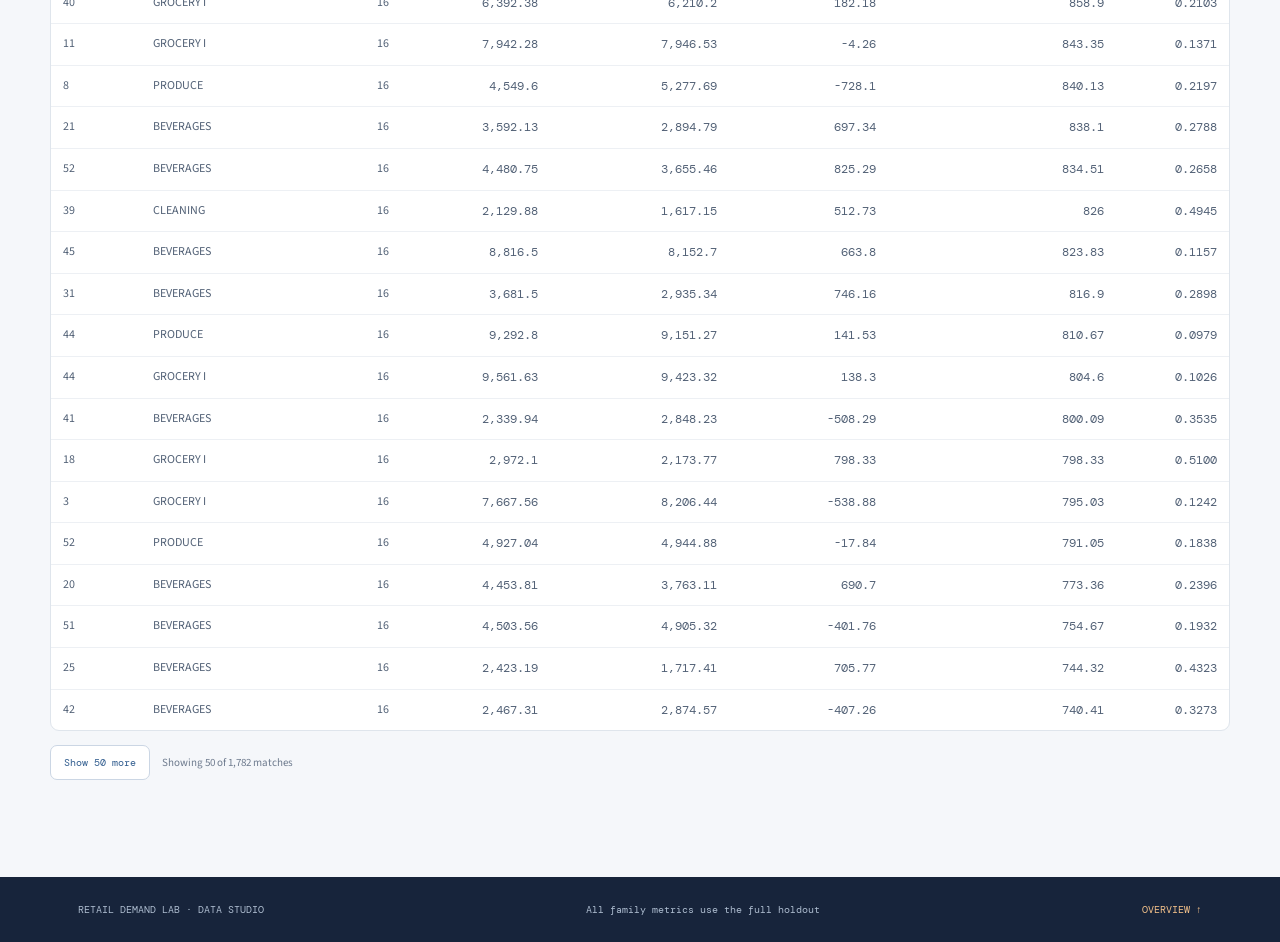
<file: studio/index.html>
<!doctype html><html lang="en"><head><meta charset="utf-8"><meta name="viewport" content="width=device-width,initial-scale=1"><title>Data Studio | Retail Demand Lab</title><link rel="stylesheet" href="../portal.css"></head><body data-page="studio" data-base="../data">
<header class="site-header"><div class="header-inner"><a class="brand" href="../"><span class="brand-mark">RD</span><span>RETAIL DEMAND LAB<small>ES 335 · MACHINE LEARNING</small></span></a><button class="menu-toggle" id="menuToggle">Menu</button><nav class="nav-links" id="navLinks"><a href="../">Overview</a><a class="active" href="./">Data Studio</a><a href="../predictor/">Forecast Explorer</a><a href="../qna/">Project Work</a></nav></div></header>
<main><section class="container page-hero"><div class="eyebrow">PAGE 02 / DATA STUDIO</div><h1 class="page-title">Explore the panel.<br><em>Find the difficult families.</em></h1><p class="lede">Inspect final-holdout error by product family, compare model behaviour and examine a small set of store/date prediction rows from the exported diagnostic sample.</p></section>
<section class="container"><div class="kpi-grid"><div class="kpi"><label>TRAIN PANEL</label><strong>3,000,888</strong><small>Daily observations</small></div><div class="kpi"><label>TEST PANEL</label><strong>28,512</strong><small>16 days × 54 × 33</small></div><div class="kpi"><label>FAMILY HOLDOUT ROWS</label><strong>864</strong><small>16 days × 54 stores</small></div><div class="kpi"><label>DIAGNOSTIC PREVIEW</label><strong>132</strong><small>4 per family, from a 5,000-row sample</small></div></div></section>
<section class="container section"><div class="section-head"><div><div class="eyebrow">PANEL COVERAGE / COHORT STRUCTURE</div><h2>A complete store–family daily panel.</h2></div><p>The observed row counts equal the number of store–family series multiplied by the number of dates in each split. With no duplicate train keys detected, the panel has complete date coverage for the included series.</p></div><div class="card-grid"><article class="card"><div class="card-kicker">STORE UNIVERSE</div><h3>54 stores</h3><p>One consistent store dimension across the daily panel.</p></article><article class="card"><div class="card-kicker">PRODUCT FAMILY UNIVERSE</div><h3>33 families</h3><p>Every family contributes a separate time series at each store.</p></article><article class="card"><div class="card-kicker">SERIES × DATE COVERAGE</div><h3>1,782 × 1,684</h3><p>3,000,888 training rows = 1,782 store-family series × 1,684 dates.</p></article></div><div class="callout"><strong>Competition test panel:</strong> 28,512 rows = 1,782 store-family series × 16 forecast dates. This is a structural coverage check, not evidence that future actual sales are available.</div></section><section class="container section"><div class="section-head"><div><div class="eyebrow">FAMILY-LEVEL PERFORMANCE</div><h2>Rank the 33 product families.</h2></div><p>RMSLE and MAE below are calculated over the complete final holdout for each family, not just the small prediction preview. Rank 1 is the highest RMSLE.</p></div><button id="downloadFamilyCsv" class="download-btn" type="button">Download family metrics CSV ↓</button><div class="two-col"><article class="chart-card"><h3 class="chart-title">Holdout RMSLE by family</h3><p class="chart-subtitle">Higher values indicate a harder family · full holdout metric</p><div class="bars" id="familyBars"></div></article><article class="chart-card"><div class="card-kicker">SELECT A FAMILY</div><h3 class="chart-title">Family diagnostics</h3><div class="control-row"><div class="control"><label for="familySelect">PRODUCT FAMILY</label><select id="familySelect"></select></div><div class="control"><label for="storeSelect">STORE FILTER</label><select id="storeSelect"><option value="all">All sampled stores</option></select></div></div><div class="detail-grid"><div class="detail"><span>HOLDOUT RMSLE</span><strong id="studioRmsle">—</strong></div><div class="detail"><span>HOLDOUT MAE</span><strong id="studioMae">—</strong></div><div class="detail"><span>HOLDOUT ROWS</span><strong id="studioN">—</strong></div><div class="detail"><span>RMSLE RANK</span><strong id="studioRank">—</strong></div></div><p class="small muted" style="margin-top:13px" id="studioSampleCount">—</p></article></div></section>
<section class="section-band"><div class="container section"><div class="section-head"><div><div class="eyebrow">STORE / DATE PREVIEW</div><h2>Inspect individual holdout records.</h2></div><p>These rows are a four-per-family preview stratified from the exported 5,000-row prediction sample. They are not complete store-family histories or the full holdout.</p></div><div class="table-wrap"><table><thead><tr><th>Date</th><th>Store</th><th style="text-align:right">Actual sales</th><th style="text-align:right">LightGBM prediction</th><th style="text-align:right">Actual − prediction</th></tr></thead><tbody id="studioSamples"><tr><td colspan="5">Loading records…</td></tr></tbody></table></div><p class="small muted">A positive signed difference means the prediction was below actual sales; a negative value means it was above actual sales. The store filter only lists rows present in this diagnostic preview.</p></div></section>
<section class="container section"><div class="section-head"><div><div class="eyebrow">MODEL COMPARISON</div><h2>Rolling validation was more stable than a single split.</h2></div><p>Three non-overlapping 16-day rolling-origin folds were evaluated before the final holdout. The model selected by mean rolling RMSLE was LightGBM.</p></div><div class="table-wrap"><table><thead><tr><th>Model</th><th style="text-align:right">Mean rolling RMSLE</th><th style="text-align:right">Fold SD</th><th style="text-align:right">Mean MAE</th></tr></thead><tbody><tr class="best-row"><td>LightGBM</td><td class="num">0.41407</td><td class="num">0.00659</td><td class="num">81.00</td></tr><tr><td>Random Forest</td><td class="num">0.42933</td><td class="num">0.01226</td><td class="num">82.13</td></tr><tr><td>Lasso</td><td class="num">0.47078</td><td class="num">0.00983</td><td class="num">125.25</td></tr><tr><td>Ridge</td><td class="num">0.47458</td><td class="num">0.01004</td><td class="num">127.13</td></tr><tr><td>OLS</td><td class="num">0.47487</td><td class="num">0.00995</td><td class="num">127.34</td></tr><tr><td>Decision Tree</td><td class="num">0.48637</td><td class="num">0.03467</td><td class="num">100.56</td></tr><tr><td>KNN</td><td class="num">0.49306</td><td class="num">0.00692</td><td class="num">107.53</td></tr><tr><td>Seasonal naive (Base model)</td><td class="num">0.52076</td><td class="num">0.00296</td><td class="num">74.46</td></tr></tbody></table></div><div class="callout"><strong>Metric nuance:</strong> Seasonal naive (Base model) has the lowest mean MAE in rolling validation (74.46), despite its higher RMSLE. That is why the model-selection rule and reported metric must be stated clearly: LightGBM was selected by mean RMSLE.</div></section>
<section class="container section"><div class="section-head"><div><div class="eyebrow">FEATURE ABLATION</div><h2>Sales history is the strongest signal group.</h2></div><p>Each result is the mean RMSLE across the same three folds when one feature group is removed from the selected model.</p></div><div class="table-wrap"><table><thead><tr><th>Feature set</th><th style="text-align:right">Mean RMSLE</th><th style="text-align:right">Change vs full</th></tr></thead><tbody><tr class="best-row"><td>Full feature set</td><td class="num">0.41428</td><td class="num">—</td></tr><tr><td>Without holidays</td><td class="num">0.41529</td><td class="num">+0.00101</td></tr><tr><td>Without store context</td><td class="num">0.42696</td><td class="num">+0.01268</td></tr><tr><td>Without promotion</td><td class="num">0.42886</td><td class="num">+0.01458</td></tr><tr><td>Without calendar</td><td class="num">0.45904</td><td class="num">+0.04477</td></tr><tr><td>Without sales history</td><td class="num">0.58348</td><td class="num">+0.16921</td></tr></tbody></table></div><p class="small muted">Ablation is evidence of predictive usefulness in this modelling setup; it is not a causal estimate of the effect of changing a feature.</p></section>
<section class="container section"><div class="section-head"><div><div class="eyebrow">STORE–FAMILY ERROR AUDIT</div><h2>Largest absolute-error examples.</h2></div><p>Top five store–family examples reported by the executed notebook, ranked by mean absolute error. Positive signed error means underprediction; negative means overprediction.</p></div><div class="table-wrap"><table><thead><tr><th>Store</th><th>Family</th><th style="text-align:right">Actual mean</th><th style="text-align:right">Predicted mean</th><th style="text-align:right">Signed error</th><th style="text-align:right">Mean absolute error</th><th style="text-align:right">RMSLE</th></tr></thead><tbody><tr><td>45</td><td>Grocery I</td><td class="num">11,014.06</td><td class="num">8,757.16</td><td class="num">+2,256.91</td><td class="num">2,350.38</td><td class="num">0.249</td></tr><tr><td>47</td><td>Grocery I</td><td class="num">10,275.69</td><td class="num">8,667.65</td><td class="num">+1,608.03</td><td class="num">1,960.33</td><td class="num">0.225</td></tr><tr><td>28</td><td>Grocery I</td><td class="num">5,808.74</td><td class="num">4,251.74</td><td class="num">+1,557.00</td><td class="num">1,677.15</td><td class="num">0.378</td></tr><tr><td>8</td><td>Grocery I</td><td class="num">4,764.13</td><td class="num">6,338.85</td><td class="num">−1,574.73</td><td class="num">1,574.73</td><td class="num">0.312</td></tr><tr><td>7</td><td>Produce</td><td class="num">4,864.78</td><td class="num">6,345.63</td><td class="num">−1,480.86</td><td class="num">1,527.35</td><td class="num">0.323</td></tr></tbody></table></div><p class="small muted">This table is the top-five excerpt from the notebook's store–family audit, not a complete downloadable ranking. The exported output ZIP did not include the full worst_store_family_errors.csv file.</p></section>

<section class="container section" id="horizon-analysis">
 <div class="section-head"><div><div class="eyebrow">FORECAST-HORIZON ERROR ANALYSIS</div><h2>Does error change with days ahead?</h2></div><p>The updated notebook calculates RMSLE and MAE separately for forecast days 1–16 across all three rolling-validation folds, comparing the selected model with the Seasonal naive (Base model).</p></div>
 <div class="card"><div class="control-row"><div class="control"><label for="horizonModel">MODEL</label><select id="horizonModel"><option value="LightGBM">LightGBM</option><option value="Seasonal naive (Base model)">Seasonal naive (Base model)</option></select></div><div class="control"><label for="horizonMetric">METRIC</label><select id="horizonMetric"><option value="RMSLE">RMSLE</option><option value="MAE">MAE</option></select></div></div>
 <div id="horizonSummary" class="callout" role="status">This view reports forecast-day RMSLE and MAE from the three rolling-validation folds. It does not use the final holdout.</div>
 <svg id="horizonChart" viewBox="0 0 860 330" role="img" aria-label="Error metric by forecast horizon day" style="width:100%;height:auto"></svg>
 <p class="small muted" id="horizonStatus">Horizon-level results are not included in the published outputs yet.</p></div>
</section>
<script>
(() => {
 const chart=document.getElementById("horizonChart"),status=document.getElementById("horizonStatus"),summary=document.getElementById("horizonSummary");
 const model=document.getElementById("horizonModel"),metric=document.getElementById("horizonMetric");
 if(!chart||!status||!model||!metric)return;
 function showEmptyState(){
  chart.innerHTML='<rect x="72" y="26" width="760" height="250" rx="12" fill="#f4f7fa"/><text x="452" y="145" text-anchor="middle" class="axis-title">HORIZON RESULTS NOT AVAILABLE</text><text x="452" y="174" text-anchor="middle" class="axis-label">No verified forecast-day metrics are published in this build.</text>';
 }
 function renderRows(rows){
  const selected=rows.filter(r=>r.model===model.value).sort((a,b)=>Number(a.forecast_horizon_day)-Number(b.forecast_horizon_day));
  if(!selected.length){status.textContent="No horizon rows are available for the selected model.";showEmptyState();return;}
  const key=metric.value+"_mean",sd=metric.value+"_sd",vals=selected.map(r=>Number(r[key])),max=Math.max(...vals)*1.15||1,W=860,H=330,L=72,R=28,T=26,B=54,w=W-L-R,h=H-T-B;
  const X=i=>L+i/(selected.length-1||1)*w,Y=v=>T+h-v/max*h;
  let svg='<rect x="'+L+'" y="'+T+'" width="'+w+'" height="'+h+'" rx="10" fill="#f4f7fa"/>';
  for(let i=0;i<=4;i++){const v=max*i/4,y=Y(v);svg+='<line x1="'+L+'" y1="'+y+'" x2="'+(W-R)+'" y2="'+y+'" stroke="#dce4ed" stroke-dasharray="3 5"/><text x="'+(L-10)+'" y="'+(y+4)+'" text-anchor="end" class="axis-label">'+v.toFixed(2)+'</text>';}
  const pts=selected.map((r,i)=>[X(i),Y(Number(r[key]))]);svg+='<polyline points="'+pts.map(p=>p.join(",")).join(" ")+'" fill="none" stroke="#4779b8" stroke-width="3" stroke-linecap="round" stroke-linejoin="round"/>';
  pts.forEach((p,i)=>{const row=selected[i];svg+='<circle cx="'+p[0]+'" cy="'+p[1]+'" r="5" fill="#4779b8"><title>Day '+row.forecast_horizon_day+' · '+metric.value+' '+Number(row[key]).toFixed(4)+' ± '+Number(row[sd]||0).toFixed(4)+'</title></circle><text x="'+p[0]+'" y="'+(H-24)+'" text-anchor="middle" class="axis-label">'+row.forecast_horizon_day+'</text>';});
  svg+='<text x="'+(L+w/2)+'" y="'+(H-4)+'" text-anchor="middle" class="axis-title">FORECAST DAY</text>';chart.innerHTML=svg;
  const worst=selected.reduce((a,b)=>Number(a[key])>Number(b[key])?a:b);
  status.textContent=selected.length+" forecast steps · "+metric.value+" mean across three rolling folds · highest mean value at day "+worst.forecast_horizon_day;
  summary.textContent="Values are the mean of three fold-level metrics for each forecast step. Fold standard deviations are included in the CSV; they are not calibrated prediction intervals.";
 }
 fetch("../outputs/forecast_horizon_error_analysis.csv").then(r=>{if(!r.ok)throw new Error("Horizon summary not found");return r.text();}).then(text=>{
  const lines=text.trim().split(/\r?\n/),headers=lines.shift().split(","),rows=lines.map(line=>{const cells=line.split(",");return Object.fromEntries(headers.map((h,i)=>[h,cells[i]]));});
  const models=[...new Set(rows.map(r=>r.model))];if(!models.length)throw new Error("Horizon summary has no model rows.");model.innerHTML=models.map(name=>'<option value="'+name.replace(/&/g,"&amp;").replace(/</g,"&lt;").replace(/"/g,"&quot;")+'">'+name+'</option>').join("");const preferred=models.find(name=>name==="LightGBM")||models[0];model.value=preferred;
  renderRows(rows);model.addEventListener("change",()=>renderRows(rows));metric.addEventListener("change",()=>renderRows(rows));
 }).catch(()=>{summary.textContent="The horizon-level analysis is defined in the notebook, but its measured summary file is not part of the published outputs. No values are estimated or substituted.";status.textContent="Forecast-day metrics are unavailable in this published build.";showEmptyState();});
})();
</script><section class="container section">
  <div class="section-head">
    <div><div class="eyebrow">COMPLETE STORE–FAMILY ERROR RANKING</div><h2>Search all 1,782 series.</h2></div>
    <p>The table below loads the complete final-holdout audit. Search by store number or product-family name; the source CSV is ranked from highest to lowest mean absolute error.</p>
  </div>
  <div class="callout"><strong>Coverage:</strong> 54 stores × 33 product families = 1,782 store-family groups. Each group contains 16 holdout dates.</div>
  <div class="control-row" style="align-items:end;margin:18px 0">
    <div class="control" style="flex:1;min-width:240px"><label for="storeFamilySearch">SEARCH STORE OR FAMILY</label><input id="storeFamilySearch" type="search" placeholder="e.g. 45 or GROCERY I" autocomplete="off"></div>
    <a class="download-btn" href="../outputs/worst_store_family_errors.csv" download>Download complete CSV ↓</a>
  </div>
  <p class="small muted" id="storeFamilyCount" role="status">Loading the complete store-family error table…</p>
  <div class="table-wrap"><table><thead><tr><th>Store</th><th>Product family</th><th style="text-align:right">Days</th><th style="text-align:right">Actual mean</th><th style="text-align:right">Predicted mean</th><th style="text-align:right">Signed error</th><th style="text-align:right">Mean absolute error</th><th style="text-align:right">RMSLE</th></tr></thead><tbody id="storeFamilyRows"><tr><td colspan="8">Loading records…</td></tr></tbody></table></div>
  <div class="control-row" style="align-items:center;margin-top:12px"><button class="download-btn" id="loadMoreStoreFamilies" type="button" hidden>Show 50 more</button><p class="small muted" id="storeFamilyMore" aria-live="polite"></p></div>
  <p class="small muted" id="storeFamilyLoadError" role="alert"></p>
</section>
<script>
(() => {
  const csvUrl = "../outputs/worst_store_family_errors.csv";
  const body = document.getElementById("storeFamilyRows");
  const search = document.getElementById("storeFamilySearch");
  const count = document.getElementById("storeFamilyCount");
  const more = document.getElementById("loadMoreStoreFamilies");
  const moreLabel = document.getElementById("storeFamilyMore");
  const error = document.getElementById("storeFamilyLoadError");
  if (!body || !search || !count || !more) return;

  function parseCsv(text) {
    const rows = []; let row = []; let field = ""; let quoted = false;
    for (let i = 0; i < text.length; i++) {
      const ch = text[i];
      if (quoted) {
        if (ch === '"' && text[i + 1] === '"') { field += '"'; i++; }
        else if (ch === '"') quoted = false;
        else field += ch;
      } else if (ch === '"') quoted = true;
      else if (ch === ',') { row.push(field); field = ""; }
      else if (ch === "\n") { row.push(field.replace(/\r$/, "")); rows.push(row); row = []; field = ""; }
      else field += ch;
    }
    if (field.length || row.length) { row.push(field.replace(/\r$/, "")); rows.push(row); }
    return rows;
  }
  const number = value => Number(value).toLocaleString("en-US", { maximumFractionDigits: 2 });
  let records = []; let filtered = []; let visible = 50;

  function render() {
    const shown = filtered.slice(0, visible);
    body.replaceChildren();
    if (!shown.length) {
      const tr = document.createElement("tr"); const td = document.createElement("td");
      td.colSpan = 8; td.textContent = "No store-family groups match this search."; tr.append(td); body.append(tr);
    } else {
      for (const r of shown) {
        const tr = document.createElement("tr");
        const values = [r.store_nbr, r.family, r.n, number(r.actual_mean), number(r.prediction_mean), number(r.signed_error_mean), number(r.mean_absolute_error), Number(r.rmsle).toFixed(4)];
        values.forEach((value, i) => { const td = document.createElement("td"); td.textContent = value; if (i >= 2) td.style.textAlign = "right"; if (i >= 3) td.className = "num"; tr.append(td); });
        body.append(tr);
      }
    }
    count.textContent = filtered.length.toLocaleString("en-US") + " matching store-family groups · " + records.length.toLocaleString("en-US") + " total";
    more.hidden = visible >= filtered.length;
    moreLabel.textContent = "Showing " + Math.min(visible, filtered.length).toLocaleString("en-US") + " of " + filtered.length.toLocaleString("en-US") + " matches";
  }

  fetch(csvUrl).then(response => {
    if (!response.ok) throw new Error("CSV request returned HTTP " + response.status);
    return response.text();
  }).then(text => {
    const parsed = parseCsv(text);
    const headers = parsed.shift();
    records = parsed.filter(r => r.length === headers.length).map(r => Object.fromEntries(headers.map((h, i) => [h, r[i]])));
    if (records.length !== 1782) throw new Error("Expected 1,782 store-family groups but loaded " + records.length);
    filtered = records;
    render();
    search.addEventListener("input", () => {
      const query = search.value.trim().toLowerCase();
      filtered = query ? records.filter(r => (r.store_nbr + " " + r.family).toLowerCase().includes(query)) : records;
      visible = 50; render();
    });
    more.addEventListener("click", () => { visible += 50; render(); });
  }).catch(err => {
    count.textContent = "The full ranking could not be loaded.";
    body.innerHTML = '<tr><td colspan="8">Use the CSV download link above to view the full audit.</td></tr>';
    error.textContent = err.message;
  });
})();
</script>

</main><footer class="footer"><div class="footer-inner"><span>RETAIL DEMAND LAB · DATA STUDIO</span><span>All family metrics use the full holdout</span><a href="../">OVERVIEW ↑</a></div></footer><script src="../portal.js?v=es335-rubric-20261117-2"></script></body></html>
</file>
<file: portal.css>
@import url('https://fonts.googleapis.com/css2?family=DM+Mono:wght@400;500&family=Manrope:wght@400;500;600;700;800&family=Source+Sans+3:wght@400;500;600;700&display=swap');
:root{--navy:#17243b;--navy2:#223653;--blue:#4779b8;--blue-soft:#e8f0fb;--amber:#e59a54;--amber-soft:#fbf0e4;--paper:#f5f7fa;--white:#fff;--ink:#1f2b3b;--muted:#6e7b8e;--line:#dfe5ec;--green:#6b9c80;--mono:'DM Mono',monospace;--display:Manrope,sans-serif;--body:'Source Sans 3',sans-serif}
*{box-sizing:border-box}html{scroll-behavior:smooth}body{margin:0;background:var(--paper);color:var(--ink);font:16px/1.55 var(--body)}a{color:inherit}.site-header{position:sticky;top:0;z-index:20;background:#f5f7faee;backdrop-filter:blur(12px);border-bottom:1px solid var(--line)}.header-inner{max-width:1180px;margin:auto;padding:0 28px;height:74px;display:flex;align-items:center;justify-content:space-between;gap:18px}.brand{display:flex;align-items:center;gap:10px;text-decoration:none;font:700 12px var(--mono);letter-spacing:.07em;color:var(--navy)}.brand-mark{width:34px;height:34px;background:var(--navy);color:white;display:grid;place-items:center;font:500 11px var(--mono);border-radius:8px}.brand small{display:block;color:var(--muted);font:10px var(--mono);letter-spacing:.08em}.nav-links{display:flex;align-items:center;gap:7px}.nav-links a{padding:9px 12px;border-radius:7px;text-decoration:none;color:#59687b;font-size:13px;font-weight:600}.nav-links a:hover,.nav-links a.active{background:var(--blue-soft);color:#244e7b}.nav-links a.active{box-shadow:inset 0 -2px 0 var(--blue)}.menu-toggle{display:none;border:1px solid var(--line);background:white;border-radius:7px;padding:8px 11px;color:var(--navy)}
.container{max-width:1180px;margin:auto;padding:0 28px}.page-hero{padding:62px 0 36px}.eyebrow{font:10px var(--mono);letter-spacing:.14em;text-transform:uppercase;color:var(--blue);font-weight:500}.page-title{font:800 clamp(34px,5vw,58px)/1.06 var(--display);letter-spacing:-.055em;color:var(--navy);margin:13px 0 15px}.page-title em{color:var(--amber);font-style:normal}.lede{color:var(--muted);font-size:18px;max-width:760px;margin:0}.hero-grid{display:grid;grid-template-columns:1.2fr .8fr;gap:30px;align-items:center}.hero-panel{background:var(--navy);color:white;padding:28px;border-radius:12px;position:relative;overflow:hidden}.hero-panel:after{content:'';position:absolute;width:280px;height:280px;border:1px solid #ffffff22;border-radius:50%;right:-110px;top:-120px;box-shadow:0 0 0 34px #ffffff09,0 0 0 70px #ffffff05}.hero-panel label{color:#b8cbe4;font:10px var(--mono);letter-spacing:.1em}.hero-stat{font:800 64px/.98 var(--display);letter-spacing:-.06em;color:#f5bb7c;margin:14px 0 5px}.hero-panel p{position:relative;z-index:1;color:#c6d2e0;font-size:12px;max-width:300px}.pill-row{display:flex;gap:8px;flex-wrap:wrap;margin-top:18px}.pill{font:10px var(--mono);padding:7px 9px;border-radius:5px;background:#e8f0fb;color:#355d87}.pill.dark{background:#ffffff18;color:#d8e5f5}
.kpi-grid{display:grid;grid-template-columns:repeat(4,1fr);gap:12px;margin:20px 0 30px}.kpi{background:white;border:1px solid var(--line);padding:19px;border-radius:9px}.kpi label{display:block;font:9px var(--mono);letter-spacing:.12em;color:#79889b}.kpi strong{font:800 28px var(--display);display:block;color:var(--navy);margin:7px 0 2px}.kpi small{font-size:11px;color:var(--muted)}
.section{padding:34px 0}.section-head{display:flex;justify-content:space-between;align-items:end;gap:24px;margin-bottom:18px}.section-head h2{font:750 27px/1.15 var(--display);letter-spacing:-.04em;margin:6px 0;color:var(--navy)}.section-head p{max-width:560px;margin:0;color:var(--muted);font-size:13px}.card-grid{display:grid;grid-template-columns:repeat(3,1fr);gap:13px}.card{background:white;border:1px solid var(--line);border-radius:10px;padding:21px}.card h3{font:700 17px var(--display);margin:7px 0 8px;color:var(--navy)}.card p{color:var(--muted);font-size:12px;margin:0}.card-kicker{font:9px var(--mono);letter-spacing:.12em;color:#8796a8}.two-col{display:grid;grid-template-columns:1fr 1fr;gap:14px}.three-col{display:grid;grid-template-columns:repeat(3,1fr);gap:14px}.dark-card{background:var(--navy);color:white;border-color:var(--navy)}.dark-card h3{color:white}.dark-card p{color:#c4d0df}.dark-card .card-kicker{color:#f2bd80}
.section-band{background:#eaf0f6;border-top:1px solid #dce5ee;border-bottom:1px solid #dce5ee}.data-strip{display:grid;grid-template-columns:repeat(4,1fr);background:var(--navy);border-radius:10px;overflow:hidden}.data-strip div{padding:20px 22px;border-right:1px solid #ffffff20}.data-strip div:last-child{border:0}.data-strip strong{font:800 26px var(--display);color:white;display:block}.data-strip span{font:9px var(--mono);letter-spacing:.11em;color:#bac9da}
.callout{background:var(--amber-soft);border-left:3px solid var(--amber);padding:14px 17px;color:#7a593b;font-size:12px;border-radius:0 7px 7px 0;margin:15px 0}.callout strong{color:#69451e}.table-wrap{overflow:auto;border:1px solid var(--line);border-radius:9px;background:white}table{width:100%;border-collapse:collapse;min-width:500px;font-size:12px}th{background:#eff3f7;color:#586a80;text-align:left;font:9px var(--mono);letter-spacing:.08em;text-transform:uppercase;padding:12px}td{padding:11px 12px;border-top:1px solid #edf0f4;color:#526176}td.num{font-family:var(--mono);font-variant-numeric:tabular-nums;text-align:right}.best-row td{background:#f1f6ed}.best-tag{font:9px var(--mono);color:#4d7b58}
.chart-card{background:white;border:1px solid var(--line);border-radius:10px;padding:21px}.chart-title{font:700 17px var(--display);color:var(--navy);margin:0}.chart-subtitle{font-size:11px;color:var(--muted);margin:4px 0 16px}.bars{display:grid;gap:10px}.bar-row{display:grid;grid-template-columns:130px 1fr 56px;gap:10px;align-items:center}.bar-label{font-size:10px;color:#66758a;white-space:nowrap;overflow:hidden;text-overflow:ellipsis}.bar-track{height:12px;background:#edf1f5;border-radius:2px;overflow:hidden}.bar-fill{height:100%;background:#9bb4d3}.bar-row.best .bar-fill{background:var(--blue)}.bar-value{text-align:right;font:10px var(--mono);color:#506078}.chart-legend{font-size:10px;color:#8491a2;margin-top:13px}
.control-row{display:flex;gap:12px;align-items:end;flex-wrap:wrap;margin:16px 0}.control{display:flex;flex-direction:column;gap:5px;min-width:180px}.control label{font:9px var(--mono);letter-spacing:.1em;color:#77879a}.control select,.control input{border:1px solid #d5dee8;background:white;padding:10px 12px;border-radius:6px;font:13px var(--body);color:var(--ink)}.control input[type=range]{padding:0;accent-color:var(--blue)}.detail-grid{display:grid;grid-template-columns:repeat(4,1fr);gap:10px}.detail{background:#f3f6f9;border-radius:7px;padding:14px}.detail span{display:block;font:9px var(--mono);letter-spacing:.08em;color:#7e8da0}.detail strong{display:block;font:700 21px var(--display);color:var(--navy);margin-top:4px}.status{display:inline-flex;padding:5px 8px;border-radius:5px;font:10px var(--mono);background:#edf5ec;color:#4d7856}.status.warn{background:#fff0e5;color:#9b6031}
.list{display:grid;gap:10px}.qa{background:white;border:1px solid var(--line);border-radius:9px;overflow:hidden}.qa summary{list-style:none;cursor:pointer;padding:15px 18px;font:650 14px var(--display);color:var(--navy);display:flex;justify-content:space-between;gap:15px}.qa summary::-webkit-details-marker{display:none}.qa summary:after{content:'+';color:var(--blue);font:18px var(--mono)}.qa[open] summary:after{content:'−'}.qa .answer{padding:0 18px 17px;color:#637287;font-size:13px}.qa .answer p{margin:0 0 9px}.qa .answer ul{margin:8px 0;padding-left:20px}.search-input{width:min(100%,440px);padding:11px 13px;border:1px solid var(--line);border-radius:7px;font:13px var(--body)}
.footer{margin-top:45px;background:var(--navy);color:#aebdd0;padding:26px 0}.footer-inner{max-width:1180px;margin:auto;padding:0 28px;display:flex;justify-content:space-between;gap:20px;align-items:center;font:10px var(--mono)}.footer a{color:#f4c18a;text-decoration:none}
.link-card{text-decoration:none;display:block;transition:transform .16s,border .16s}.link-card:hover{transform:translateY(-2px);border-color:#9bb9dd}.link-arrow{display:flex;justify-content:space-between;color:var(--blue);font:10px var(--mono);margin-top:18px}.muted{color:var(--muted)}.mono{font-family:var(--mono)}.small{font-size:11px}.hidden{display:none!important}.no-data{padding:20px;background:#f7f8fa;border:1px dashed #cbd5e0;color:#758397;font-size:12px;border-radius:8px}
@media(max-width:850px){.hero-grid,.two-col{grid-template-columns:1fr}.card-grid,.three-col{grid-template-columns:1fr 1fr}.kpi-grid,.detail-grid{grid-template-columns:repeat(2,1fr)}.header-inner{height:auto;min-height:70px;flex-wrap:wrap}.menu-toggle{display:block}.nav-links{display:none;order:3;width:100%;padding:0 0 13px;flex-wrap:wrap}.nav-links.open{display:flex}.nav-links a{padding:8px 9px}.section-head{align-items:start;flex-direction:column}.data-strip{grid-template-columns:1fr 1fr}.data-strip div:nth-child(2){border-right:0}.data-strip div:nth-child(-n+2){border-bottom:1px solid #ffffff20}}
@media(max-width:560px){.container,.header-inner,.footer-inner{padding-left:18px;padding-right:18px}.page-hero{padding:42px 0 24px}.page-title{font-size:39px}.lede{font-size:15px}.card-grid,.three-col{grid-template-columns:1fr}.kpi-grid{gap:8px}.kpi{padding:13px}.kpi strong{font-size:23px}.bar-row{grid-template-columns:104px 1fr 52px;gap:7px}.detail-grid{grid-template-columns:1fr 1fr}.footer-inner{align-items:flex-start;flex-direction:column}.data-strip strong{font-size:22px}}

.download-btn{border:1px solid #cbd6e4;background:white;color:#315d8f;border-radius:7px;padding:10px 13px;font:10px var(--mono);cursor:pointer;white-space:nowrap}.download-btn:hover{background:var(--blue-soft);border-color:#9bb9dd}


/* Forecast Explorer diagnostics */
.forecast-diagnostics{padding:24px}
.forecast-controls{align-items:end;gap:12px}
.forecast-controls .control{flex:1 1 170px;min-width:155px}
.forecast-controls .download-btn{margin-left:auto}
.forecast-stat-grid{display:grid;grid-template-columns:repeat(4,1fr);gap:10px;margin:18px 0 26px}
.forecast-stat{padding:16px 17px;border:1px solid #e0e7ef;border-radius:9px;background:linear-gradient(145deg,#f8fbff,#fff)}
.forecast-stat span{display:block;font:9px var(--mono);letter-spacing:.1em;color:#7b8ca1}
.forecast-stat strong{display:block;font:800 25px var(--display);letter-spacing:-.04em;color:var(--navy);margin:7px 0 2px;font-variant-numeric:tabular-nums}
.forecast-stat small{font-size:10px;color:var(--muted)}
.forecast-chart-heading,.forecast-table-head{display:flex;justify-content:space-between;align-items:end;gap:16px;flex-wrap:wrap;margin:24px 0 12px}
.forecast-chart-heading h3,.forecast-table-head h3{font:750 19px var(--display);letter-spacing:-.03em;margin:4px 0 0;color:var(--navy)}
.forecast-legend{display:flex;gap:14px;flex-wrap:wrap;color:#6d7c90;font-size:10px}
.forecast-legend span{display:inline-flex;align-items:center;gap:6px}
.legend-dot{width:9px;height:9px;display:inline-block;border-radius:50%;background:#4779b8}
.legend-dot.over{background:#e59a54}
.legend-dot.exact{background:#6b9c80}
.legend-line{width:18px;height:0;border-top:2px dashed #d99b5d;display:inline-block}
.forecast-svg-wrap{background:#fff;border:1px solid #e1e8f0;border-radius:10px;padding:9px 10px;overflow:hidden}
#predViz{display:block;width:100%;height:auto;min-height:300px}
#predViz .axis-label{font:10px var(--mono);fill:#718197}
#predViz .axis-title{font:10px var(--mono);letter-spacing:.08em;fill:#61748a}
#predViz .row-label{font:11px var(--mono);fill:#5e6e82}
#predViz .bar-value{font:10px var(--mono);fill:#718197}
#predViz .forecast-point{cursor:pointer;outline:none}
#predViz .point-core{fill:#4779b8;stroke:#fff;stroke-width:2}
#predViz .forecast-point.over .point-core{fill:#e59a54}
#predViz .forecast-point.exact .point-core{fill:#6b9c80}
#predViz .point-halo{fill:#4779b8;opacity:0}
#predViz .forecast-point.selected .point-halo{opacity:.17}
#predViz .forecast-point:focus .point-halo{opacity:.24;stroke:#17243b;stroke-width:1}
#predViz .error-bar{fill:#4779b8;opacity:.88}
#predViz .forecast-point.over .error-bar{fill:#e59a54}
#predViz .forecast-point.exact .error-bar{fill:#6b9c80}
#predViz .actual-bar{fill:#4779b8;opacity:.88}
#predViz .pred-bar{fill:#e59a54;opacity:.9}
#predViz .forecast-point.selected rect{stroke:#17243b;stroke-width:2}
.forecast-insight{margin:13px 2px 19px;padding:13px 15px;background:#f2f6fb;border-left:3px solid var(--blue);border-radius:0 7px 7px 0;color:#52677f;font-size:12px}
.forecast-observation-table table{min-width:760px}
.forecast-observation{cursor:pointer}
.forecast-observation:hover td{background:#f5f8fc}
.forecast-observation.active td{background:#edf4fc}
.forecast-observation:focus{outline:2px solid #8bb0da;outline-offset:-2px}
.forecast-observation td.positive{color:#2f679c;font-weight:700}
.forecast-observation td.negative{color:#b36c31;font-weight:700}
.direction-tag{display:inline-flex;padding:4px 7px;border-radius:5px;font:9px var(--mono);background:#edf4fc;color:#376b9f}
.direction-tag.over{background:#fbf0e4;color:#a56c36}
.direction-tag.exact{background:#edf5ec;color:#4d7856}
.forecast-note{font-size:10px;line-height:1.6;color:#78879a;margin:15px 2px 0}
@media(max-width:850px){.forecast-stat-grid{grid-template-columns:repeat(2,1fr)}.forecast-controls .download-btn{margin-left:0}}
@media(max-width:560px){.forecast-diagnostics{padding:15px}.forecast-stat-grid{gap:7px}.forecast-stat{padding:12px}.forecast-stat strong{font-size:20px}.forecast-svg-wrap{padding:3px}}
</file>
